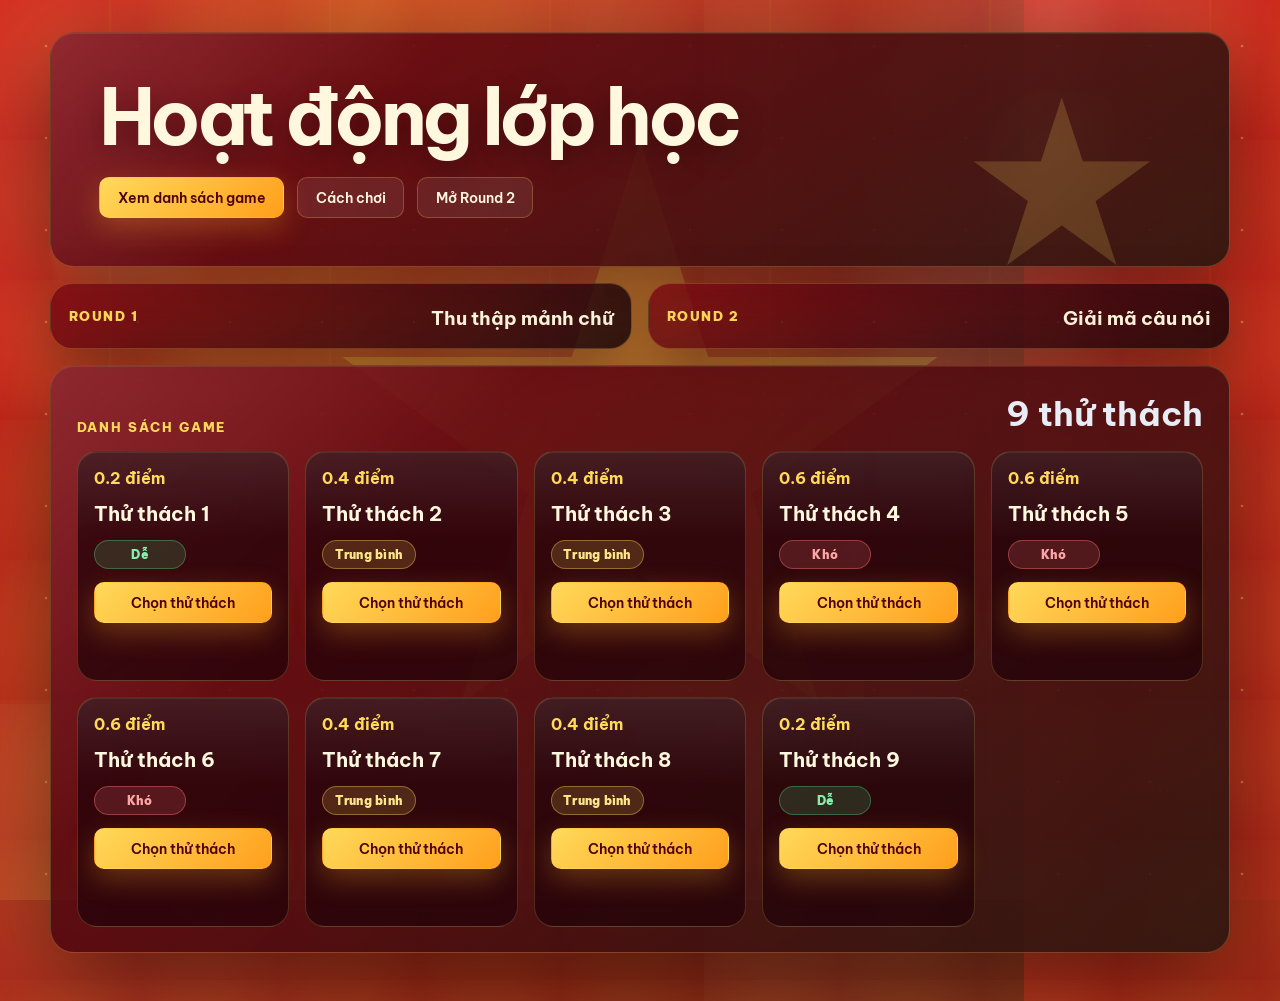
<file: index.html>
<!DOCTYPE html>
<html lang="vi">
<head>
  <meta charset="UTF-8">
  <meta name="viewport" content="width=device-width, initial-scale=1.0">
  <title>Tinh Thần Yêu Nước Thời Đại Mới</title>
  <link rel="preconnect" href="https://fonts.googleapis.com">
  <link rel="preconnect" href="https://fonts.gstatic.com" crossorigin>
  <link href="https://fonts.googleapis.com/css2?family=Be+Vietnam+Pro:wght@400;500;600;700;800;900&display=swap" rel="stylesheet">
  <link rel="stylesheet" href="style.css">
</head>
<body class="dashboard-body">
  <div class="flag-star-bg" aria-hidden="true"></div>
  <div class="animated-bg" aria-hidden="true">
    <span></span>
    <span></span>
    <span></span>
    <span></span>
  </div>
  <main class="dashboard-shell">
    <section class="hero-panel">
      <h1>Hoạt động lớp học</h1>
      <div class="hero-actions">
        <a class="btn btn--primary" href="#games">Xem danh sách game</a>
        <button class="btn btn--secondary" id="howToPlayToggle" type="button" aria-haspopup="dialog" aria-controls="howToPlayModal">Cách chơi</button>
        <a class="btn btn--secondary" id="round2LocalLink" href="round2.html">Mở Round 2</a>
      </div>
    </section>

    <div class="modal-backdrop" id="howToPlayModal" role="dialog" aria-modal="true" aria-label="Cách chơi" hidden>
      <section class="how-to-play-modal">
        <button class="modal-close" id="howToPlayClose" type="button" aria-label="Đóng cách chơi">×</button>
        <div class="section-heading">
          <p class="eyebrow">Hướng dẫn</p>
        </div>
        <div class="round-flow">
          <article>
            <span>Round 1</span>
            <strong>9 game ghép hình</strong>
            <p>Kéo các mảnh vào đúng vị trí để tìm ra các ký tự bí mật. Ghi lại đủ 9 mảnh chữ sau khi các nhóm hoàn thành.</p>
          </article>
          <article>
            <span>Round 2</span>
            <strong>Giải mã câu nói</strong>
            <p>Gộp 9 mảnh chữ và sắp xếp thành câu nói của Bác Hồ trên trang Round 2.</p>
          </article>
        </div>
      </section>
    </div>

    <section class="round-flow round-flow--summary" aria-label="Tóm tắt 2 round">
      <article>
        <span>Round 1</span>
        <strong>Thu thập mảnh chữ</strong>
      </article>
      <article>
        <span>Round 2</span>
        <strong>Giải mã câu nói</strong>
      </article>
    </section>

    <section class="dashboard-section" id="games">
      <div class="section-heading">
        <p class="eyebrow">Danh sách game</p>
        <h2>9 thử thách</h2>
      </div>
      <div class="game-grid" id="gameGrid"></div>
    </section>
  </main>

  <script src="data/games.js"></script>
  <script src="main.js"></script>
</body>
</html>
</file>
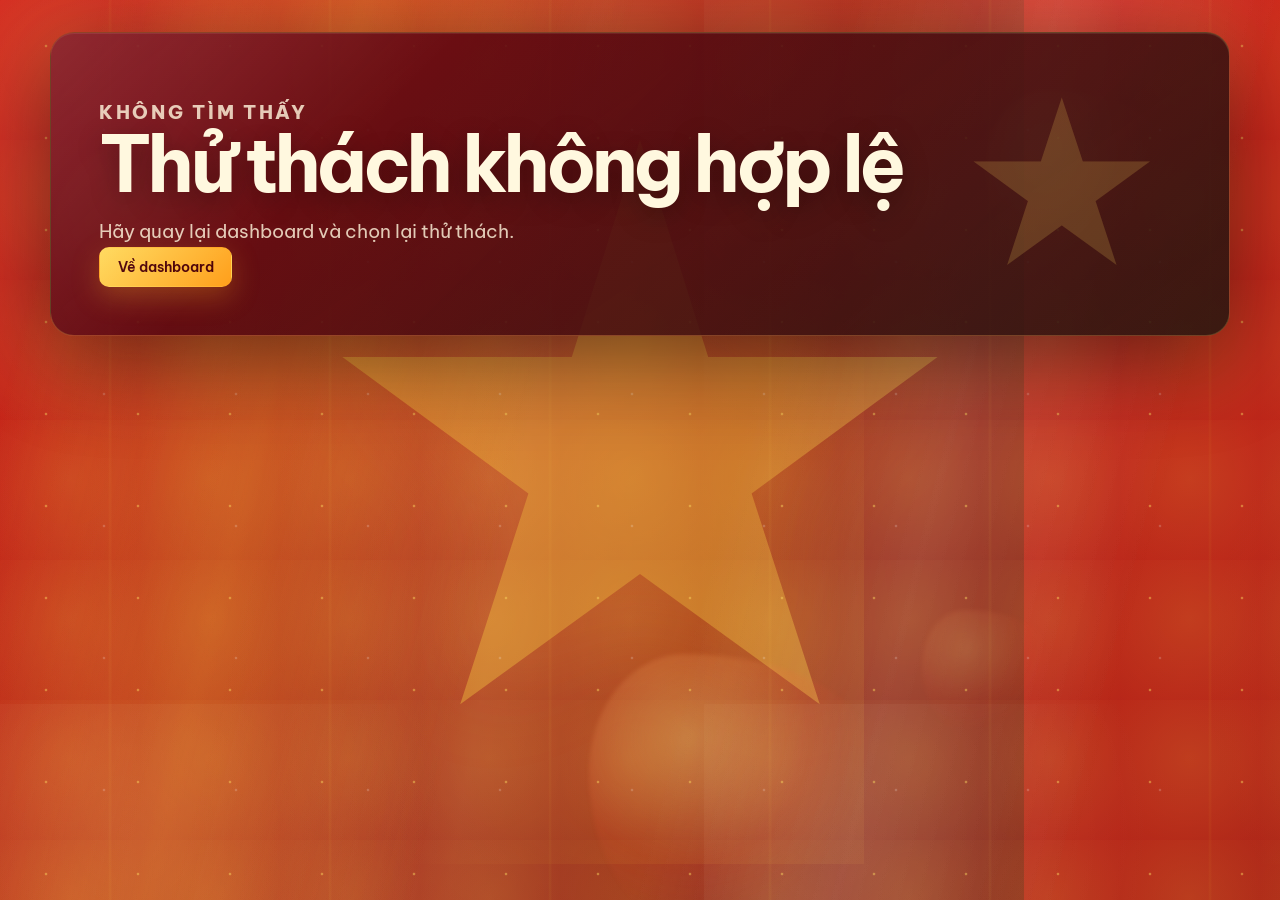
<file: game.html>
<!DOCTYPE html>
<html lang="vi">
<head>
  <meta charset="UTF-8">
  <meta name="viewport" content="width=device-width, initial-scale=1.0">
  <title>Chi tiết thử thách</title>
  <link rel="preconnect" href="https://fonts.googleapis.com">
  <link rel="preconnect" href="https://fonts.gstatic.com" crossorigin>
  <link href="https://fonts.googleapis.com/css2?family=Be+Vietnam+Pro:wght@400;500;600;700;800;900&display=swap" rel="stylesheet">
  <link rel="stylesheet" href="style.css">
</head>
<body class="dashboard-body">
  <div class="flag-star-bg" aria-hidden="true"></div>
  <div class="animated-bg" aria-hidden="true">
    <span></span>
    <span></span>
    <span></span>
    <span></span>
  </div>
  <main class="game-launch-shell" id="gameLaunch"></main>

  <script src="data/games.js"></script>
  <script src="game.js"></script>
</body>
</html>
</file>
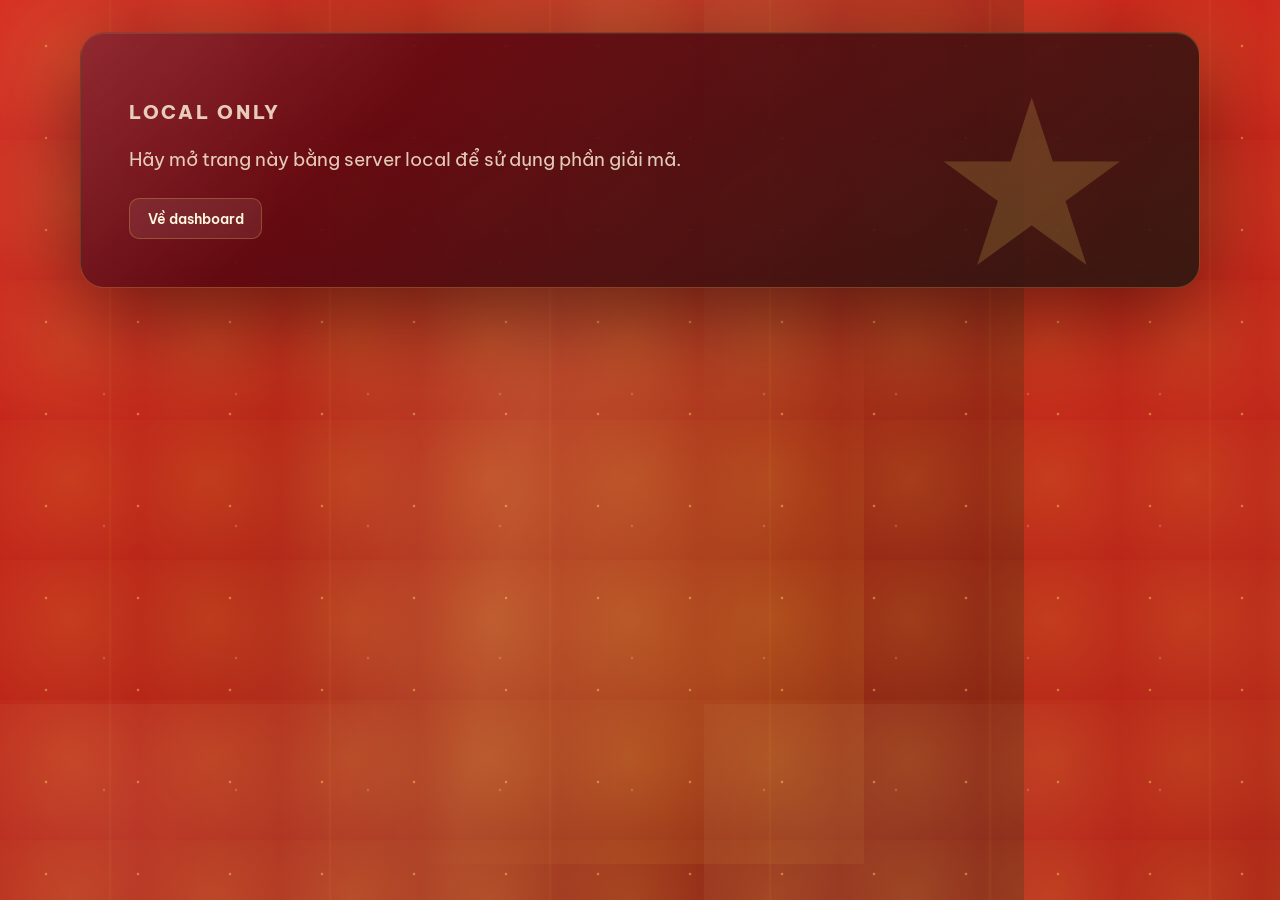
<file: round2.html>
<!DOCTYPE html>
<html lang="vi">
<head>
  <meta charset="UTF-8">
  <meta name="viewport" content="width=device-width, initial-scale=1.0">
  <title>Round 2 - Giải Mã Câu Nói Của Bác Hồ</title>
  <link rel="preconnect" href="https://fonts.googleapis.com">
  <link rel="preconnect" href="https://fonts.gstatic.com" crossorigin>
  <link href="https://fonts.googleapis.com/css2?family=Be+Vietnam+Pro:wght@400;500;600;700;800;900&display=swap" rel="stylesheet">
  <link rel="stylesheet" href="style.css">
</head>
<body class="dashboard-body">
  <div class="flag-star-bg" aria-hidden="true"></div>
  <div class="animated-bg" aria-hidden="true">
    <span></span>
    <span></span>
    <span></span>
    <span></span>
  </div>
  <main class="round2-shell">
    <section class="round2-board" aria-label="Khu vực sắp xếp câu nói">
      <div class="section-heading">
        <p class="eyebrow">Mật thư</p>
      </div>
      <div class="letter-answer" id="letterAnswer"></div>
      <div class="round2-actions">
        <a class="btn btn--secondary" href="/">Về dashboard</a>
        <button class="btn btn--secondary" id="resetRound2" type="button">Làm lại</button>
        <button class="btn btn--secondary" id="showAnswer" type="button">Hiển thị đáp án</button>
        <button class="btn btn--primary" id="checkAnswer" type="button">Kiểm tra đáp án</button>
        <button class="btn btn--secondary" id="undoToken" type="button">Xóa ký tự cuối</button>
      </div>
      <p class="round2-message" id="round2Message" role="status" aria-live="polite"></p>
    </section>

    <section class="round2-board" aria-label="Khu mở mã">
      <div class="section-heading">
        <p class="eyebrow">Mã Round 1</p>
      </div>
      <div class="code-controls" id="codeControls"></div>
      <div class="revealed-codes" id="revealedCodes" aria-label="Mã đã mở"></div>
      <div class="section-heading section-heading--compact">
        <p class="eyebrow">Ký tự khả dụng</p>
      </div>
      <div class="letter-bank" id="letterBank"></div>
    </section>
  </main>

  <script src="data/games.js"></script>
  <script src="round2.js"></script>
</body>
</html>
</file>
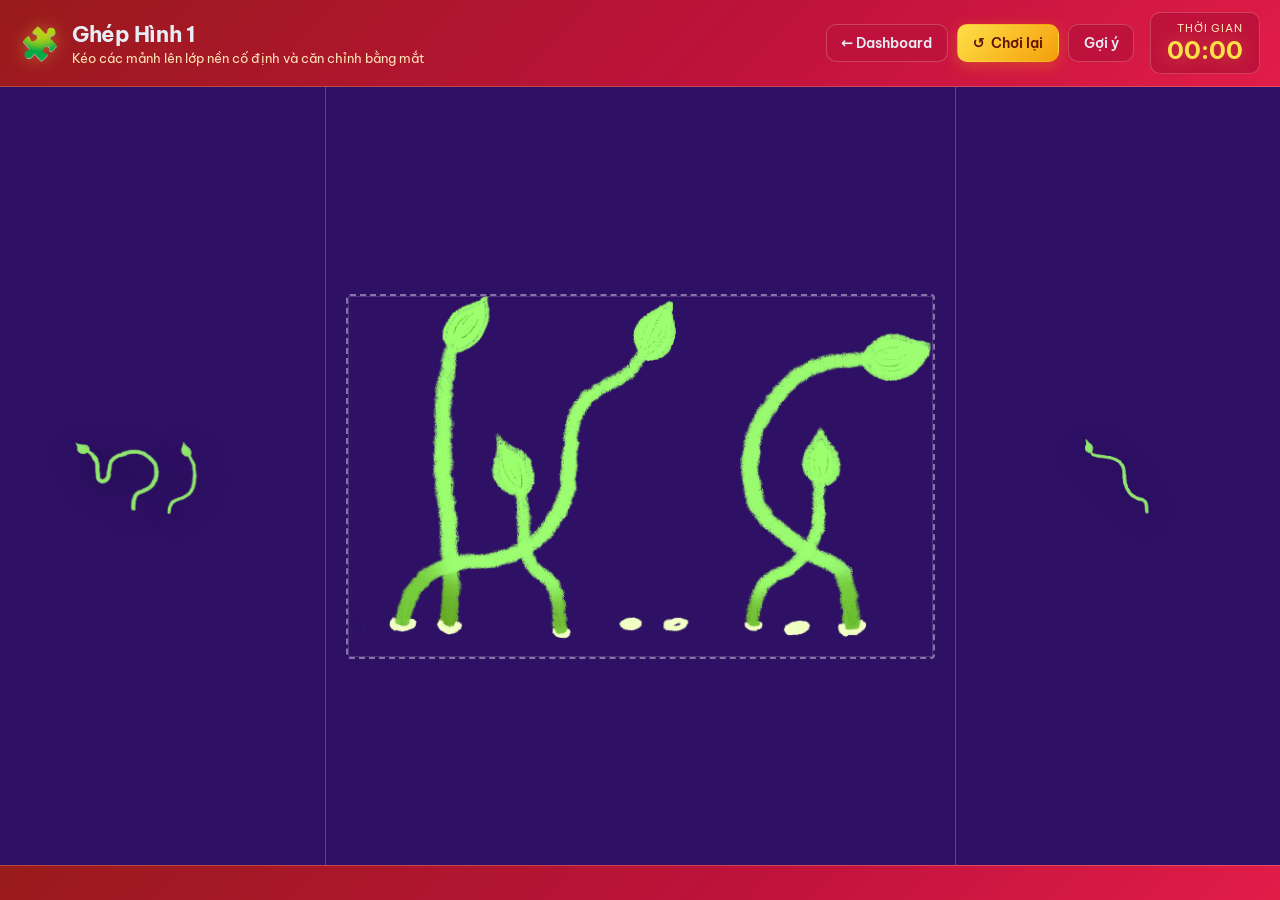
<file: thu-thach-1.html>
<!DOCTYPE html>
<html lang="vi">
<head>
  <meta charset="UTF-8">
  <meta name="viewport" content="width=device-width, initial-scale=1.0, maximum-scale=1.0, user-scalable=no">
  <title>Ghép Hình 1</title>
  <link rel="preconnect" href="https://fonts.googleapis.com">
  <link rel="preconnect" href="https://fonts.gstatic.com" crossorigin>
  <link href="https://fonts.googleapis.com/css2?family=Be+Vietnam+Pro:wght@400;500;600;700;800;900&display=swap" rel="stylesheet">
  <link rel="stylesheet" href="style.css">
</head>
<body class="challenge-1">
  <div class="app">
    <div class="loading-screen" id="loadingScreen">
      <div class="loading-spinner"></div>
      <p class="loading-text">Đang tải câu đố...</p>
    </div>

    <div class="game-wrapper hidden" id="gameWrapper">
      <header class="header">
        <div class="header__brand">
          <span class="header__icon" aria-hidden="true">🧩</span>
          <div>
            <h1 class="header__title" id="gameTitle">Ghép Hình 1</h1>
            <p class="header__subtitle">Kéo các mảnh lên lớp nền cố định và căn chỉnh bằng mắt</p>
          </div>
        </div>
        <div class="timer" id="timer" aria-live="polite">
          <span class="timer__label">Thời gian</span>
          <span class="timer__value" id="timerValue">00:00</span>
        </div>
      </header>

      <main class="play-arena" id="playSurface">
        <div class="drag-layer" id="dragLayer" aria-hidden="true"></div>

        <aside class="side-tray side-tray--left" id="trayLeft" aria-label="Mảnh ghép bên trái"></aside>

        <section class="board-section" aria-label="Khu vực ghép hình">
          <div class="puzzle-board" id="puzzleBoard">
            <img
              class="board-base"
              id="boardBase"
              src="/anh-game/cau1/caudo1_0003_Layer-1.png"
              alt="Lớp nền cố định"
              draggable="false"
            >
          </div>
        </section>

        <aside class="side-tray side-tray--right" id="trayRight" aria-label="Mảnh ghép bên phải"></aside>
      </main>

      <footer class="controls">
        <a class="btn btn--secondary" href="/">← Dashboard</a>
        <button class="btn btn--primary" id="btnRestart" type="button">
          <span aria-hidden="true">↺</span> Chơi lại
        </button>
      </footer>
    </div>

    <div class="toast hidden" id="toast" role="status" aria-live="polite"></div>
  </div>

  <script src="data/games.js"></script>
  <script src="round1-reveal.js"></script>
  <script>
    window.PUZZLE_CONFIG = {
      title: 'Ghép Hình 1',
      assetBase: '/anh-game/cau1/',
      fixedLayer: 'caudo1_0003_Layer-1.png',
      hint: 'Các nụ hoa không thích chạm vào nhau đâu.',
      pieces: [
        'caudo1_0000_4.png',
        'caudo1_0001_3.png',
        'caudo1_0002_2.png',
      ],
    };
  </script>
  <script src="script.js"></script>
</body>
</html>
</file>
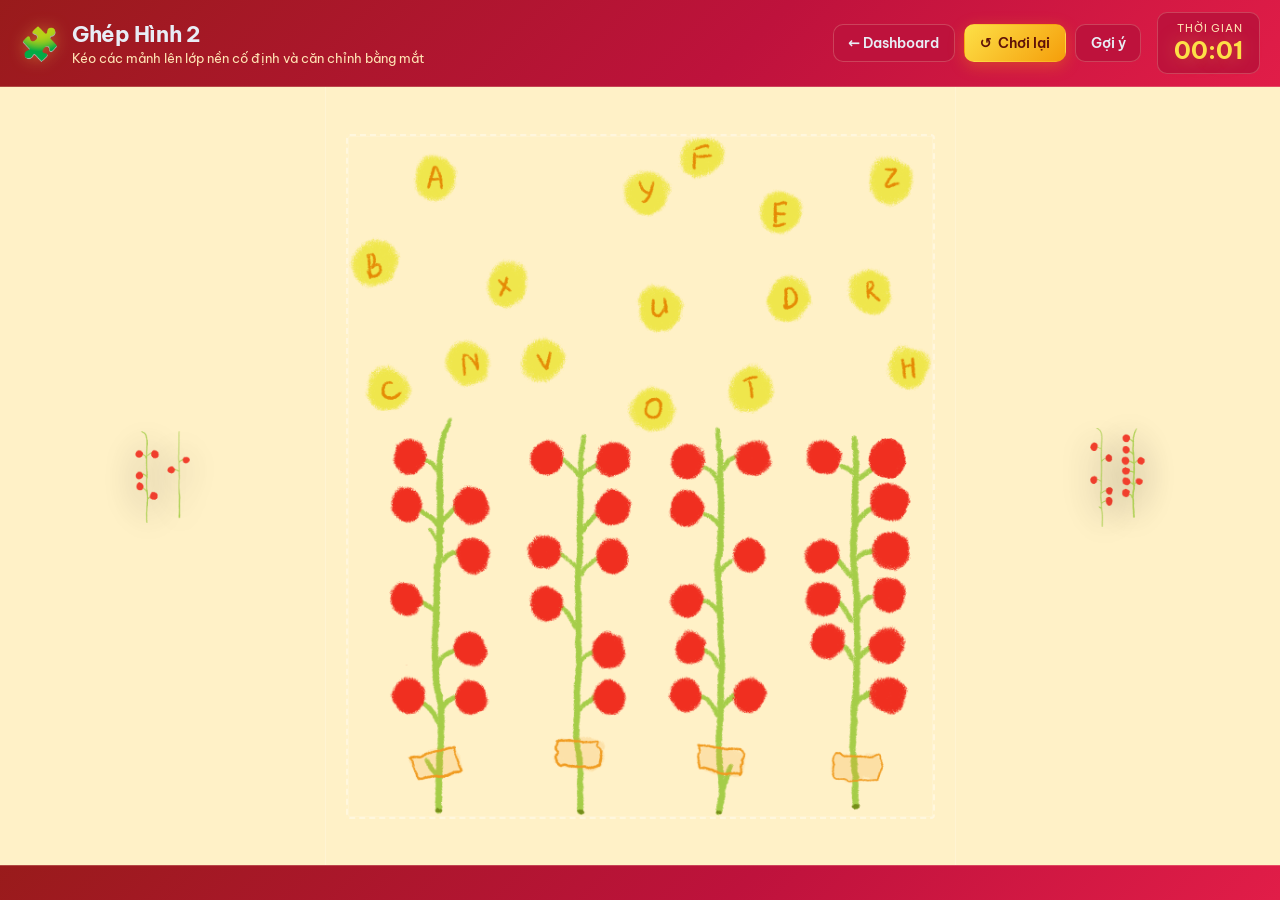
<file: thu-thach-2.html>
<!DOCTYPE html>
<html lang="vi">
<head>
  <meta charset="UTF-8">
  <meta name="viewport" content="width=device-width, initial-scale=1.0, maximum-scale=1.0, user-scalable=no">
  <title>Ghép Hình 2</title>
  <link rel="preconnect" href="https://fonts.googleapis.com">
  <link rel="preconnect" href="https://fonts.gstatic.com" crossorigin>
  <link href="https://fonts.googleapis.com/css2?family=Be+Vietnam+Pro:wght@400;500;600;700;800;900&display=swap" rel="stylesheet">
  <link rel="stylesheet" href="style.css">
</head>
<body>
  <div class="app">
    <div class="loading-screen" id="loadingScreen"><div class="loading-spinner"></div><p class="loading-text">Đang tải câu đố...</p></div>
    <div class="game-wrapper hidden" id="gameWrapper">
      <header class="header"><div class="header__brand"><span class="header__icon" aria-hidden="true">🧩</span><div><h1 class="header__title" id="gameTitle">Ghép Hình 2</h1><p class="header__subtitle">Kéo các mảnh lên lớp nền cố định và căn chỉnh bằng mắt</p></div></div><div class="timer" id="timer" aria-live="polite"><span class="timer__label">Thời gian</span><span class="timer__value" id="timerValue">00:00</span></div></header>
      <main class="play-arena" id="playSurface"><div class="drag-layer" id="dragLayer" aria-hidden="true"></div><aside class="side-tray side-tray--left" id="trayLeft" aria-label="Mảnh ghép bên trái"></aside><section class="board-section" aria-label="Khu vực ghép hình"><div class="puzzle-board" id="puzzleBoard"><img class="board-base" id="boardBase" src="/anh-game/cau2/cau2_0004_khoa.png" alt="Lớp nền cố định" draggable="false"></div></section><aside class="side-tray side-tray--right" id="trayRight" aria-label="Mảnh ghép bên phải"></aside></main>
      <footer class="controls"><a class="btn btn--secondary" href="/">← Dashboard</a><button class="btn btn--primary" id="btnRestart" type="button"><span aria-hidden="true">↺</span> Chơi lại</button></footer>
    </div>
    <div class="toast hidden" id="toast" role="status" aria-live="polite"></div>
  </div>
  <script src="data/games.js"></script><script src="round1-reveal.js"></script>
  <script>window.PUZZLE_CONFIG={title:'Ghép Hình 2',assetBase:'/anh-game/cau2/',fixedLayer:'cau2_0004_khoa.png',hint:'Trồng cây thì phải trồng đều.',pieces:['cau2_0000_4.png','cau2_0001_3.png','cau2_0002_2.png','cau2_0003_1.png']};</script>
  <script src="script.js"></script>
</body>
</html>
</file>
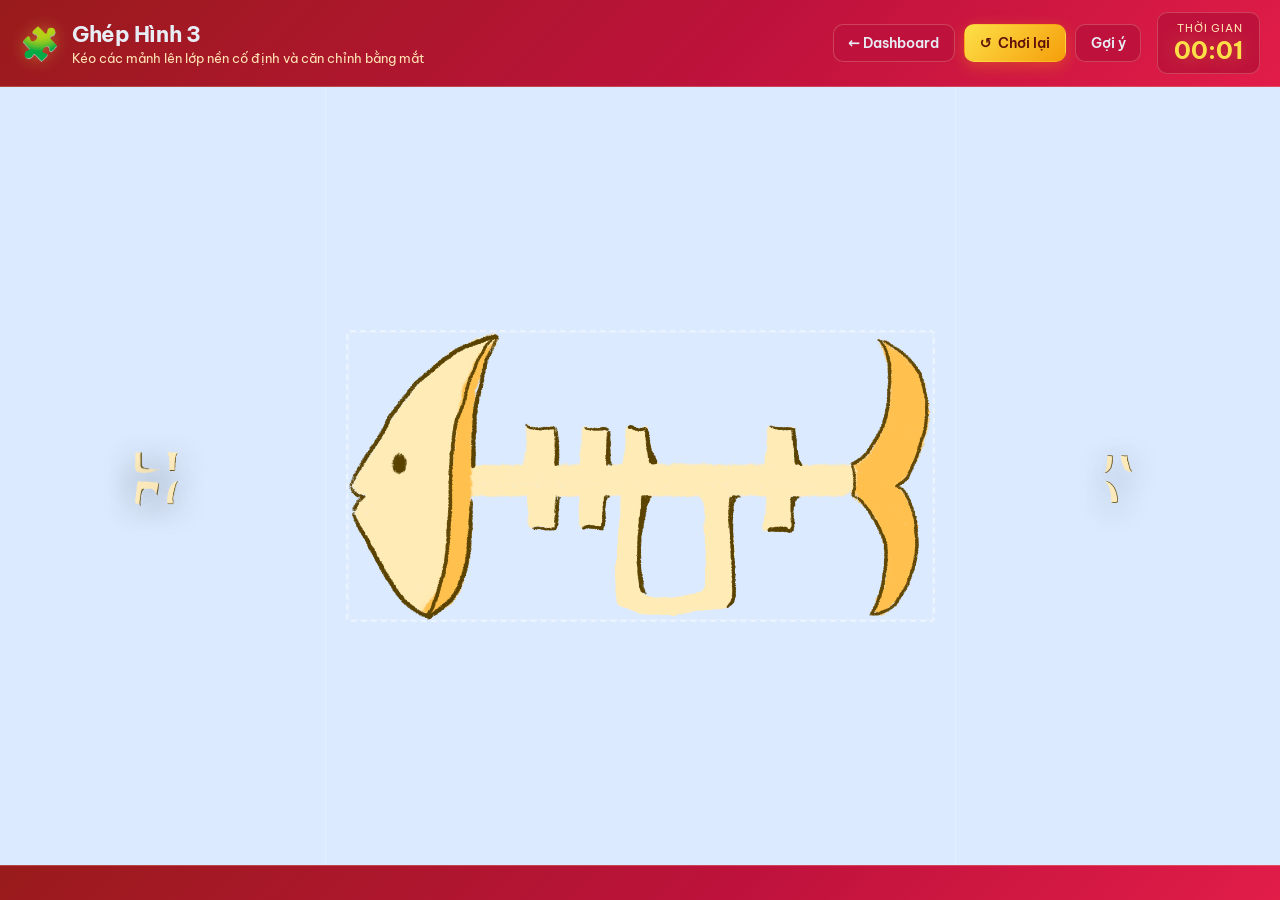
<file: thu-thach-3.html>
<!DOCTYPE html>
<html lang="vi">
<head>
  <meta charset="UTF-8">
  <meta name="viewport" content="width=device-width, initial-scale=1.0, maximum-scale=1.0, user-scalable=no">
  <title>Ghép Hình 3</title>
  <link rel="preconnect" href="https://fonts.googleapis.com">
  <link rel="preconnect" href="https://fonts.gstatic.com" crossorigin>
  <link href="https://fonts.googleapis.com/css2?family=Be+Vietnam+Pro:wght@400;500;600;700;800;900&display=swap" rel="stylesheet">
  <link rel="stylesheet" href="style.css">
</head>
<body class="challenge-3">
  <div class="app">
    <div class="loading-screen" id="loadingScreen"><div class="loading-spinner"></div><p class="loading-text">Đang tải câu đố...</p></div>
    <div class="game-wrapper hidden" id="gameWrapper">
      <header class="header"><div class="header__brand"><span class="header__icon" aria-hidden="true">🧩</span><div><h1 class="header__title" id="gameTitle">Ghép Hình 3</h1><p class="header__subtitle">Kéo các mảnh lên lớp nền cố định và căn chỉnh bằng mắt</p></div></div><div class="timer" id="timer" aria-live="polite"><span class="timer__label">Thời gian</span><span class="timer__value" id="timerValue">00:00</span></div></header>
      <main class="play-arena" id="playSurface"><div class="drag-layer" id="dragLayer" aria-hidden="true"></div><aside class="side-tray side-tray--left" id="trayLeft" aria-label="Mảnh ghép bên trái"></aside><section class="board-section" aria-label="Khu vực ghép hình"><div class="puzzle-board" id="puzzleBoard"><img class="board-base" id="boardBase" src="/anh-game/cau3/cau3_0007_khoa.png" alt="Lớp nền cố định" draggable="false"></div></section><aside class="side-tray side-tray--right" id="trayRight" aria-label="Mảnh ghép bên phải"></aside></main>
      <footer class="controls"><a class="btn btn--secondary" href="/">← Dashboard</a><button class="btn btn--primary" id="btnRestart" type="button"><span aria-hidden="true">↺</span> Chơi lại</button></footer>
    </div>
    <div class="toast hidden" id="toast" role="status" aria-live="polite"></div>
  </div>
  <script src="data/games.js"></script><script src="round1-reveal.js"></script>
  <script>window.PUZZLE_CONFIG={title:'Ghép Hình 3',assetBase:'/anh-game/cau3/',fixedLayer:'cau3_0007_khoa.png',hint:'Đầu đuôi không thừa đâu.',pieces:['cau3_0000_7.png','cau3_0001_6.png','cau3_0002_5.png','cau3_0003_4.png','cau3_0004_3.png','cau3_0005_2.png','cau3_0006_1.png']};</script>
  <script src="script.js"></script>
</body>
</html>
</file>
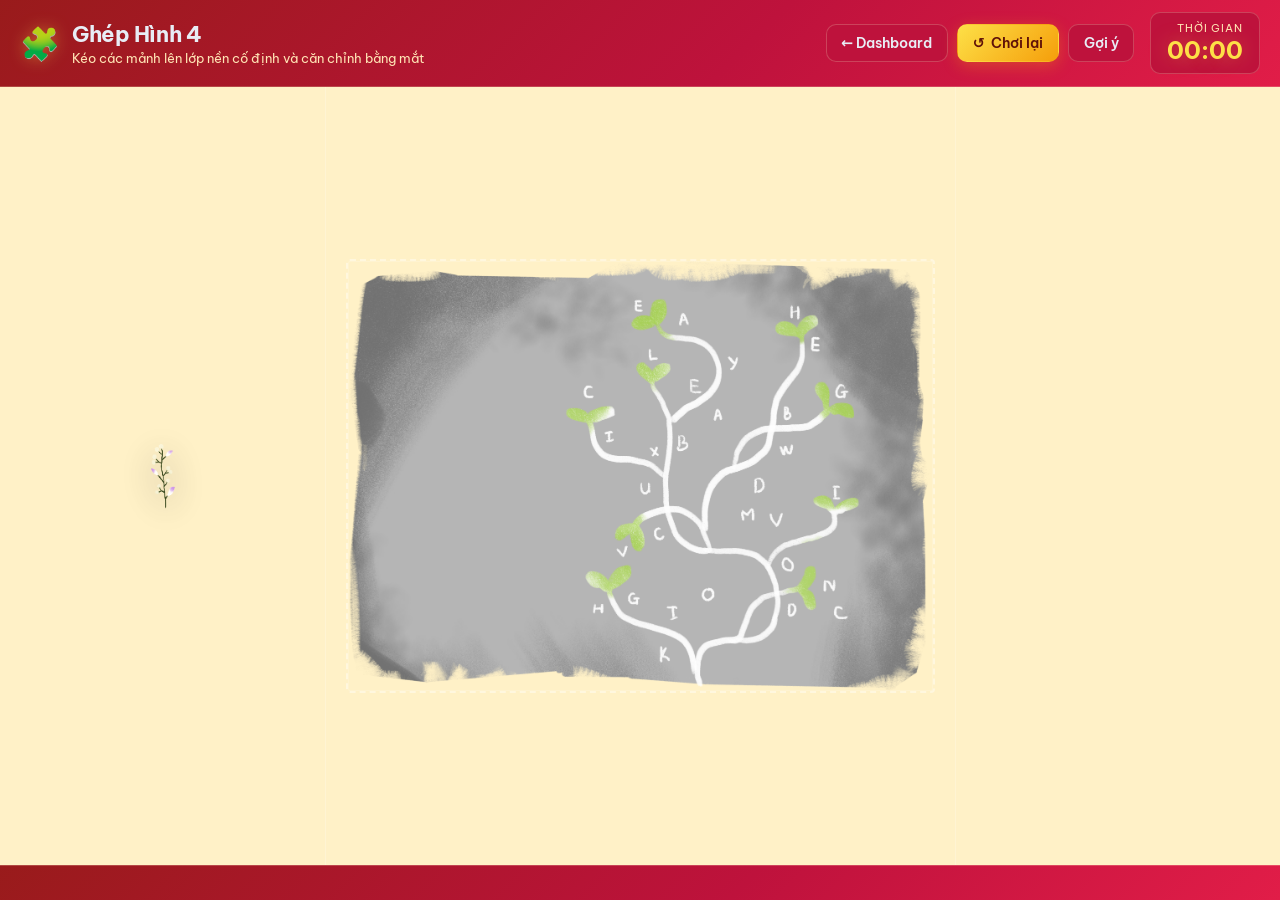
<file: thu-thach-4.html>
<!DOCTYPE html>
<html lang="vi">
<head>
  <meta charset="UTF-8">
  <meta name="viewport" content="width=device-width, initial-scale=1.0, maximum-scale=1.0, user-scalable=no">
  <title>Ghép Hình 4</title>
  <link rel="preconnect" href="https://fonts.googleapis.com">
  <link rel="preconnect" href="https://fonts.gstatic.com" crossorigin>
  <link href="https://fonts.googleapis.com/css2?family=Be+Vietnam+Pro:wght@400;500;600;700;800;900&display=swap" rel="stylesheet">
  <link rel="stylesheet" href="style.css">
</head>
<body>
  <div class="app">
    <div class="loading-screen" id="loadingScreen"><div class="loading-spinner"></div><p class="loading-text">Đang tải câu đố...</p></div>
    <div class="game-wrapper hidden" id="gameWrapper">
      <header class="header"><div class="header__brand"><span class="header__icon" aria-hidden="true">🧩</span><div><h1 class="header__title" id="gameTitle">Ghép Hình 4</h1><p class="header__subtitle">Kéo các mảnh lên lớp nền cố định và căn chỉnh bằng mắt</p></div></div><div class="timer" id="timer" aria-live="polite"><span class="timer__label">Thời gian</span><span class="timer__value" id="timerValue">00:00</span></div></header>
      <main class="play-arena" id="playSurface"><div class="drag-layer" id="dragLayer" aria-hidden="true"></div><aside class="side-tray side-tray--left" id="trayLeft" aria-label="Mảnh ghép bên trái"></aside><section class="board-section" aria-label="Khu vực ghép hình"><div class="puzzle-board" id="puzzleBoard"><img class="board-base" id="boardBase" src="/anh-game/cau4/Illustration_0001_khoa.png" alt="Lớp nền cố định" draggable="false"></div></section><aside class="side-tray side-tray--right" id="trayRight" aria-label="Mảnh ghép bên phải"></aside></main>
      <footer class="controls"><a class="btn btn--secondary" href="/">← Dashboard</a><button class="btn btn--primary" id="btnRestart" type="button"><span aria-hidden="true">↺</span> Chơi lại</button></footer>
    </div>
    <div class="toast hidden" id="toast" role="status" aria-live="polite"></div>
  </div>
  <script src="data/games.js"></script><script src="round1-reveal.js"></script>
  <script>window.PUZZLE_CONFIG={title:'Ghép Hình 4',assetBase:'/anh-game/cau4/',fixedLayer:'Illustration_0001_khoa.png',hint:'Hoa ẩn trong lá.',pieces:['Illustration_0000_1.png']};</script>
  <script src="script.js"></script>
</body>
</html>
</file>
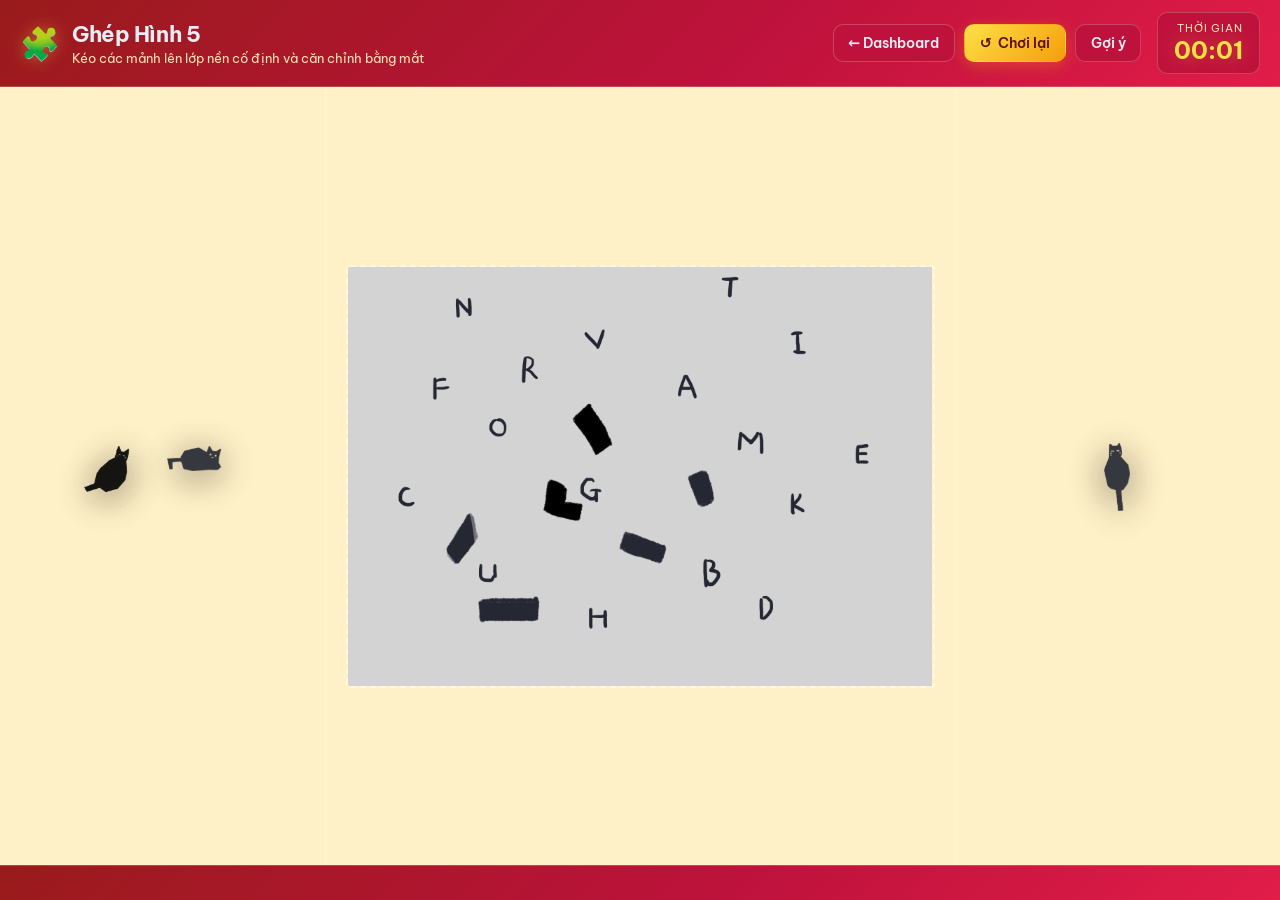
<file: thu-thach-5.html>
<!DOCTYPE html>
<html lang="vi">
<head>
  <meta charset="UTF-8">
  <meta name="viewport" content="width=device-width, initial-scale=1.0, maximum-scale=1.0, user-scalable=no">
  <title>Ghép Hình 5</title>
  <link rel="preconnect" href="https://fonts.googleapis.com">
  <link rel="preconnect" href="https://fonts.gstatic.com" crossorigin>
  <link href="https://fonts.googleapis.com/css2?family=Be+Vietnam+Pro:wght@400;500;600;700;800;900&display=swap" rel="stylesheet">
  <link rel="stylesheet" href="style.css">
</head>
<body>
  <div class="app">
    <div class="loading-screen" id="loadingScreen"><div class="loading-spinner"></div><p class="loading-text">Đang tải câu đố...</p></div>
    <div class="game-wrapper hidden" id="gameWrapper">
      <header class="header"><div class="header__brand"><span class="header__icon" aria-hidden="true">🧩</span><div><h1 class="header__title" id="gameTitle">Ghép Hình 5</h1><p class="header__subtitle">Kéo các mảnh lên lớp nền cố định và căn chỉnh bằng mắt</p></div></div><div class="timer" id="timer" aria-live="polite"><span class="timer__label">Thời gian</span><span class="timer__value" id="timerValue">00:00</span></div></header>
      <main class="play-arena" id="playSurface"><div class="drag-layer" id="dragLayer" aria-hidden="true"></div><aside class="side-tray side-tray--left" id="trayLeft" aria-label="Mảnh ghép bên trái"></aside><section class="board-section" aria-label="Khu vực ghép hình"><div class="puzzle-board" id="puzzleBoard"><img class="board-base" id="boardBase" src="/anh-game/cau5/cat_0003_Layer-4.png" alt="Lớp nền cố định" draggable="false"></div></section><aside class="side-tray side-tray--right" id="trayRight" aria-label="Mảnh ghép bên phải"></aside></main>
      <footer class="controls"><a class="btn btn--secondary" href="/">← Dashboard</a><button class="btn btn--primary" id="btnRestart" type="button"><span aria-hidden="true">↺</span> Chơi lại</button></footer>
    </div>
    <div class="toast hidden" id="toast" role="status" aria-live="polite"></div>
  </div>
  <script src="data/games.js"></script><script src="round1-reveal.js"></script>
  <script>window.PUZZLE_CONFIG={title:'Ghép Hình 5',assetBase:'/anh-game/cau5/',fixedLayer:'cat_0003_Layer-4.png',hint:'Mấy chú mèo đang tập đếm à?',pieces:['cat_0000_2.png','cat_0001_3.png','cat_0002_1.png']};</script>
  <script src="script.js"></script>
</body>
</html>
</file>
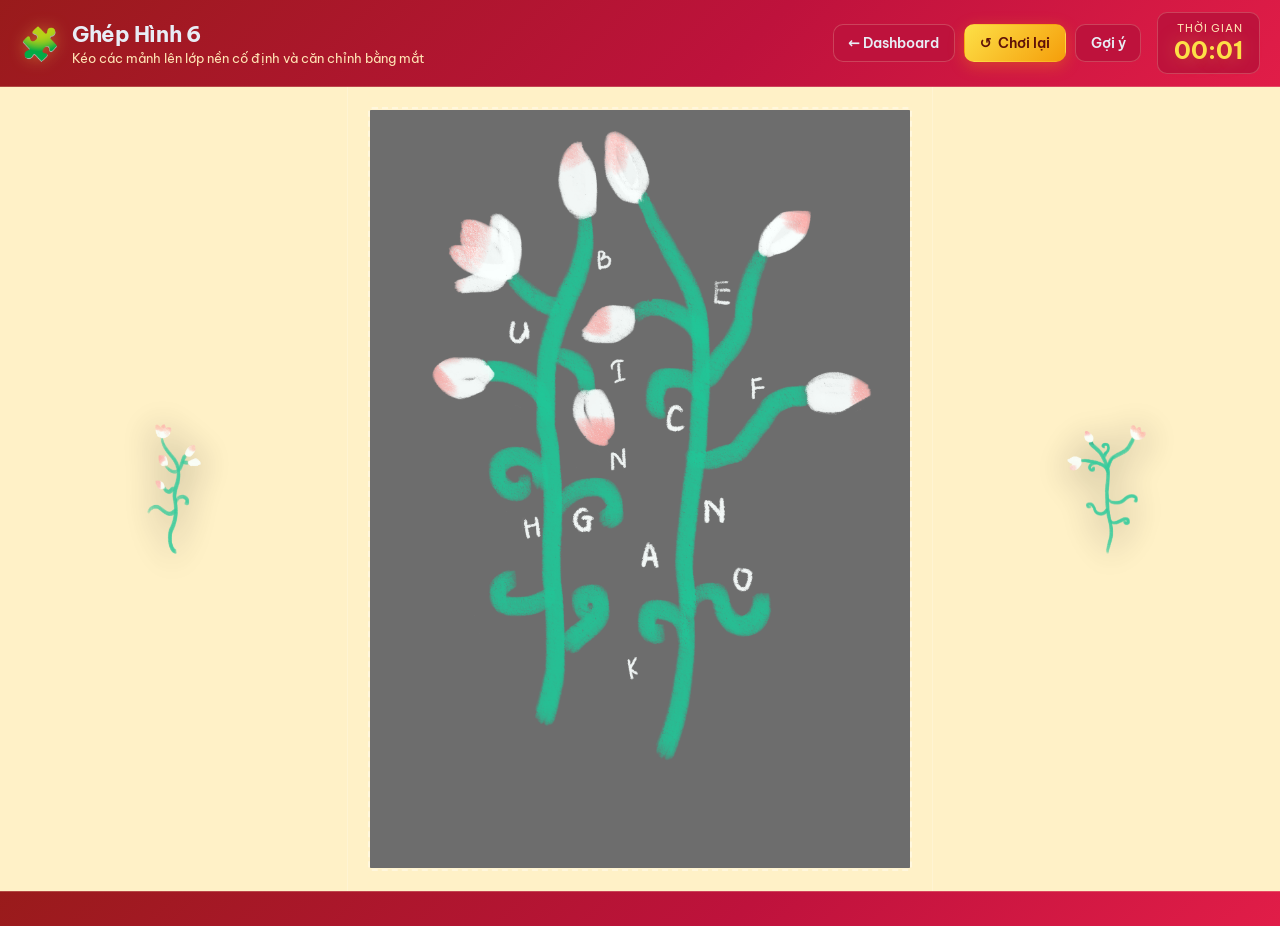
<file: thu-thach-6.html>
<!DOCTYPE html>
<html lang="vi">
<head>
  <meta charset="UTF-8">
  <meta name="viewport" content="width=device-width, initial-scale=1.0, maximum-scale=1.0, user-scalable=no">
  <title>Ghép Hình 6</title>
  <link rel="preconnect" href="https://fonts.googleapis.com">
  <link rel="preconnect" href="https://fonts.gstatic.com" crossorigin>
  <link href="https://fonts.googleapis.com/css2?family=Be+Vietnam+Pro:wght@400;500;600;700;800;900&display=swap" rel="stylesheet">
  <link rel="stylesheet" href="style.css">
</head>
<body>
  <div class="app">
    <div class="loading-screen" id="loadingScreen"><div class="loading-spinner"></div><p class="loading-text">Đang tải câu đố...</p></div>
    <div class="game-wrapper hidden" id="gameWrapper">
      <header class="header"><div class="header__brand"><span class="header__icon" aria-hidden="true">🧩</span><div><h1 class="header__title" id="gameTitle">Ghép Hình 6</h1><p class="header__subtitle">Kéo các mảnh lên lớp nền cố định và căn chỉnh bằng mắt</p></div></div><div class="timer" id="timer" aria-live="polite"><span class="timer__label">Thời gian</span><span class="timer__value" id="timerValue">00:00</span></div></header>
      <main class="play-arena" id="playSurface"><div class="drag-layer" id="dragLayer" aria-hidden="true"></div><aside class="side-tray side-tray--left" id="trayLeft" aria-label="Mảnh ghép bên trái"></aside><section class="board-section" aria-label="Khu vực ghép hình"><div class="puzzle-board" id="puzzleBoard"><img class="board-base" id="boardBase" src="/anh-game/cau6/mll_0002_khoa.png" alt="Lớp nền cố định" draggable="false"></div></section><aside class="side-tray side-tray--right" id="trayRight" aria-label="Mảnh ghép bên phải"></aside></main>
      <footer class="controls"><a class="btn btn--secondary" href="/">← Dashboard</a><button class="btn btn--primary" id="btnRestart" type="button"><span aria-hidden="true">↺</span> Chơi lại</button></footer>
    </div>
    <div class="toast hidden" id="toast" role="status" aria-live="polite"></div>
  </div>
  <script src="data/games.js"></script><script src="round1-reveal.js"></script>
  <script>window.PUZZLE_CONFIG={title:'Ghép Hình 6',assetBase:'/anh-game/cau6/',fixedLayer:'mll_0002_khoa.png',hint:'Trông như cẩm tú cầu ấy nhỉ?',pieces:['mll_0000_2.png','mll_0001_1.png']};</script>
  <script src="script.js"></script>
</body>
</html>
</file>
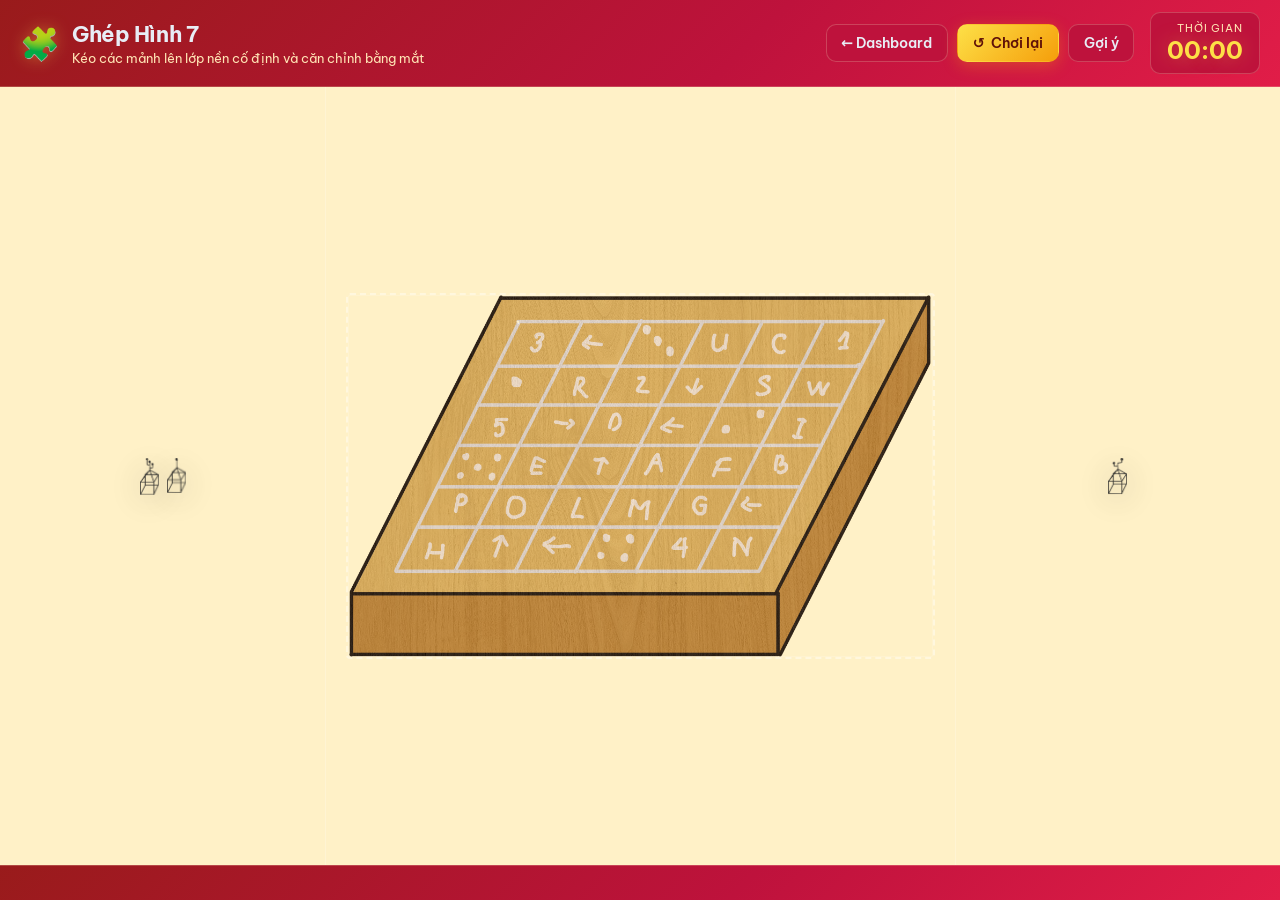
<file: thu-thach-7.html>
<!DOCTYPE html>
<html lang="vi">
<head>
  <meta charset="UTF-8">
  <meta name="viewport" content="width=device-width, initial-scale=1.0, maximum-scale=1.0, user-scalable=no">
  <title>Ghép Hình 7</title>
  <link rel="preconnect" href="https://fonts.googleapis.com">
  <link rel="preconnect" href="https://fonts.gstatic.com" crossorigin>
  <link href="https://fonts.googleapis.com/css2?family=Be+Vietnam+Pro:wght@400;500;600;700;800;900&display=swap" rel="stylesheet">
  <link rel="stylesheet" href="style.css">
</head>
<body>
  <div class="app">
    <div class="loading-screen" id="loadingScreen"><div class="loading-spinner"></div><p class="loading-text">Đang tải câu đố...</p></div>
    <div class="game-wrapper hidden" id="gameWrapper">
      <header class="header"><div class="header__brand"><span class="header__icon" aria-hidden="true">🧩</span><div><h1 class="header__title" id="gameTitle">Ghép Hình 7</h1><p class="header__subtitle">Kéo các mảnh lên lớp nền cố định và căn chỉnh bằng mắt</p></div></div><div class="timer" id="timer" aria-live="polite"><span class="timer__label">Thời gian</span><span class="timer__value" id="timerValue">00:00</span></div></header>
      <main class="play-arena" id="playSurface"><div class="drag-layer" id="dragLayer" aria-hidden="true"></div><aside class="side-tray side-tray--left" id="trayLeft" aria-label="Mảnh ghép bên trái"></aside><section class="board-section" aria-label="Khu vực ghép hình"><div class="puzzle-board" id="puzzleBoard"><img class="board-base" id="boardBase" src="/anh-game/cau7/cau7_0003_Layer-3.png" alt="Lớp nền cố định" draggable="false"></div></section><aside class="side-tray side-tray--right" id="trayRight" aria-label="Mảnh ghép bên phải"></aside></main>
      <footer class="controls"><a class="btn btn--secondary" href="/">← Dashboard</a><button class="btn btn--primary" id="btnRestart" type="button"><span aria-hidden="true">↺</span> Chơi lại</button></footer>
    </div>
    <div class="toast hidden" id="toast" role="status" aria-live="polite"></div>
  </div>
  <script src="data/games.js"></script><script src="round1-reveal.js"></script>
  <script>window.PUZZLE_CONFIG={title:'Ghép Hình 7',assetBase:'/anh-game/cau7/',fixedLayer:'cau7_0003_Layer-3.png',hint:'Mặt xỉu này hơi nhỏ?',pieces:['cau7_0000_3.png','cau7_0001_2.png','cau7_0002_1.png']};</script>
  <script src="script.js"></script>
</body>
</html>
</file>
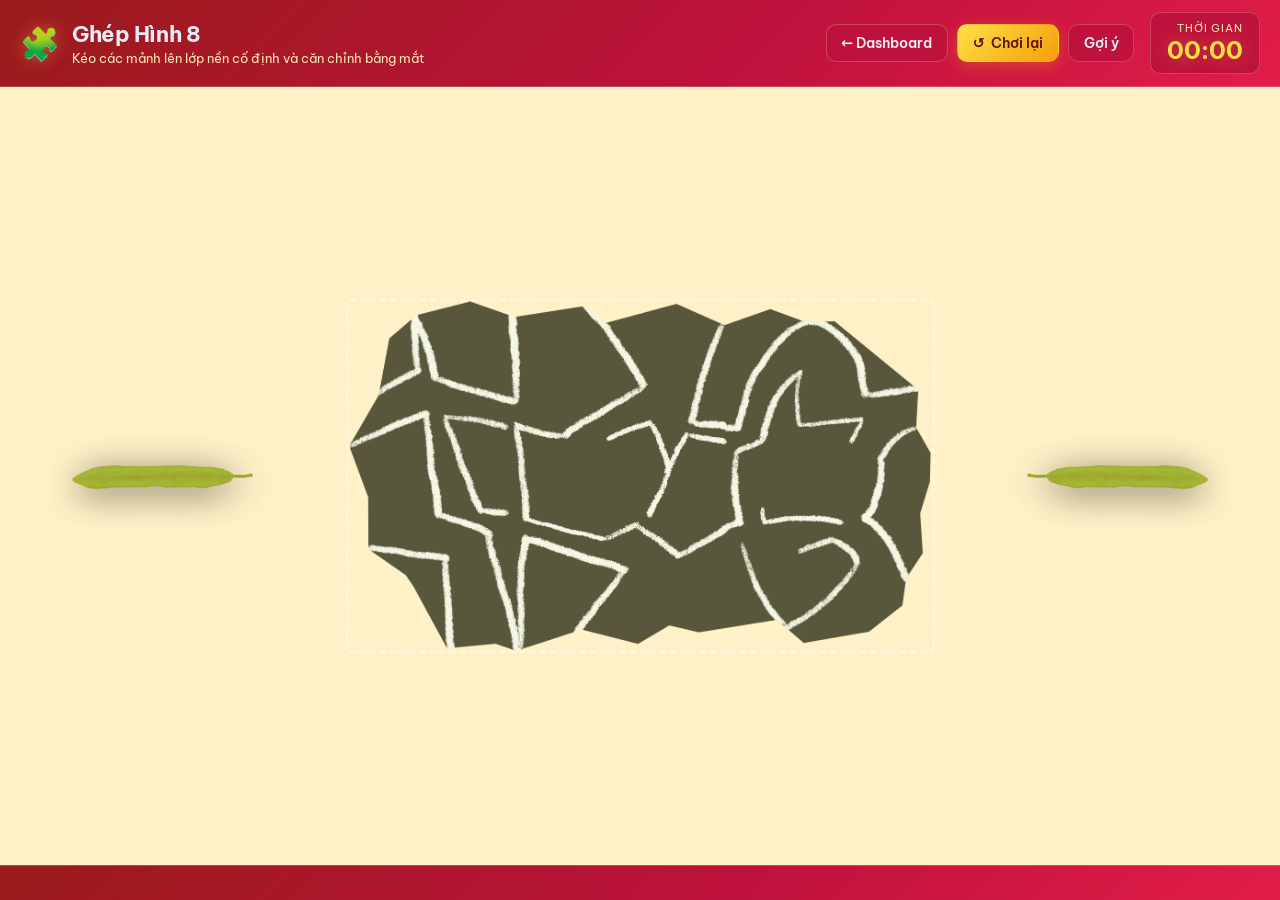
<file: thu-thach-8.html>
<!DOCTYPE html>
<html lang="vi">
<head>
  <meta charset="UTF-8">
  <meta name="viewport" content="width=device-width, initial-scale=1.0, maximum-scale=1.0, user-scalable=no">
  <title>Ghép Hình 8</title>
  <link rel="preconnect" href="https://fonts.googleapis.com">
  <link rel="preconnect" href="https://fonts.gstatic.com" crossorigin>
  <link href="https://fonts.googleapis.com/css2?family=Be+Vietnam+Pro:wght@400;500;600;700;800;900&display=swap" rel="stylesheet">
  <link rel="stylesheet" href="style.css">
</head>
<body>
  <div class="app">
    <div class="loading-screen" id="loadingScreen"><div class="loading-spinner"></div><p class="loading-text">Đang tải câu đố...</p></div>
    <div class="game-wrapper hidden" id="gameWrapper">
      <header class="header"><div class="header__brand"><span class="header__icon" aria-hidden="true">🧩</span><div><h1 class="header__title" id="gameTitle">Ghép Hình 8</h1><p class="header__subtitle">Kéo các mảnh lên lớp nền cố định và căn chỉnh bằng mắt</p></div></div><div class="timer" id="timer" aria-live="polite"><span class="timer__label">Thời gian</span><span class="timer__value" id="timerValue">00:00</span></div></header>
      <main class="play-arena" id="playSurface"><div class="drag-layer" id="dragLayer" aria-hidden="true"></div><aside class="side-tray side-tray--left" id="trayLeft" aria-label="Mảnh ghép bên trái"></aside><section class="board-section" aria-label="Khu vực ghép hình"><div class="puzzle-board" id="puzzleBoard"><img class="board-base" id="boardBase" src="/anh-game/cau8/cau8_0002_Layer-3.png" alt="Lớp nền cố định" draggable="false"></div></section><aside class="side-tray side-tray--right" id="trayRight" aria-label="Mảnh ghép bên phải"></aside></main>
      <footer class="controls"><a class="btn btn--secondary" href="/">← Dashboard</a><button class="btn btn--primary" id="btnRestart" type="button"><span aria-hidden="true">↺</span> Chơi lại</button></footer>
    </div>
    <div class="toast hidden" id="toast" role="status" aria-live="polite"></div>
  </div>
  <script src="data/games.js"></script><script src="round1-reveal.js"></script>
  <script>window.PUZZLE_CONFIG={title:'Ghép Hình 8',assetBase:'/anh-game/cau8/',fixedLayer:'cau8_0002_Layer-3.png',hint:'Giấu trên giấu dưới.',pieces:['cau8_0000_2.png','cau8_0001_1.png']};</script>
  <script src="script.js"></script>
</body>
</html>
</file>
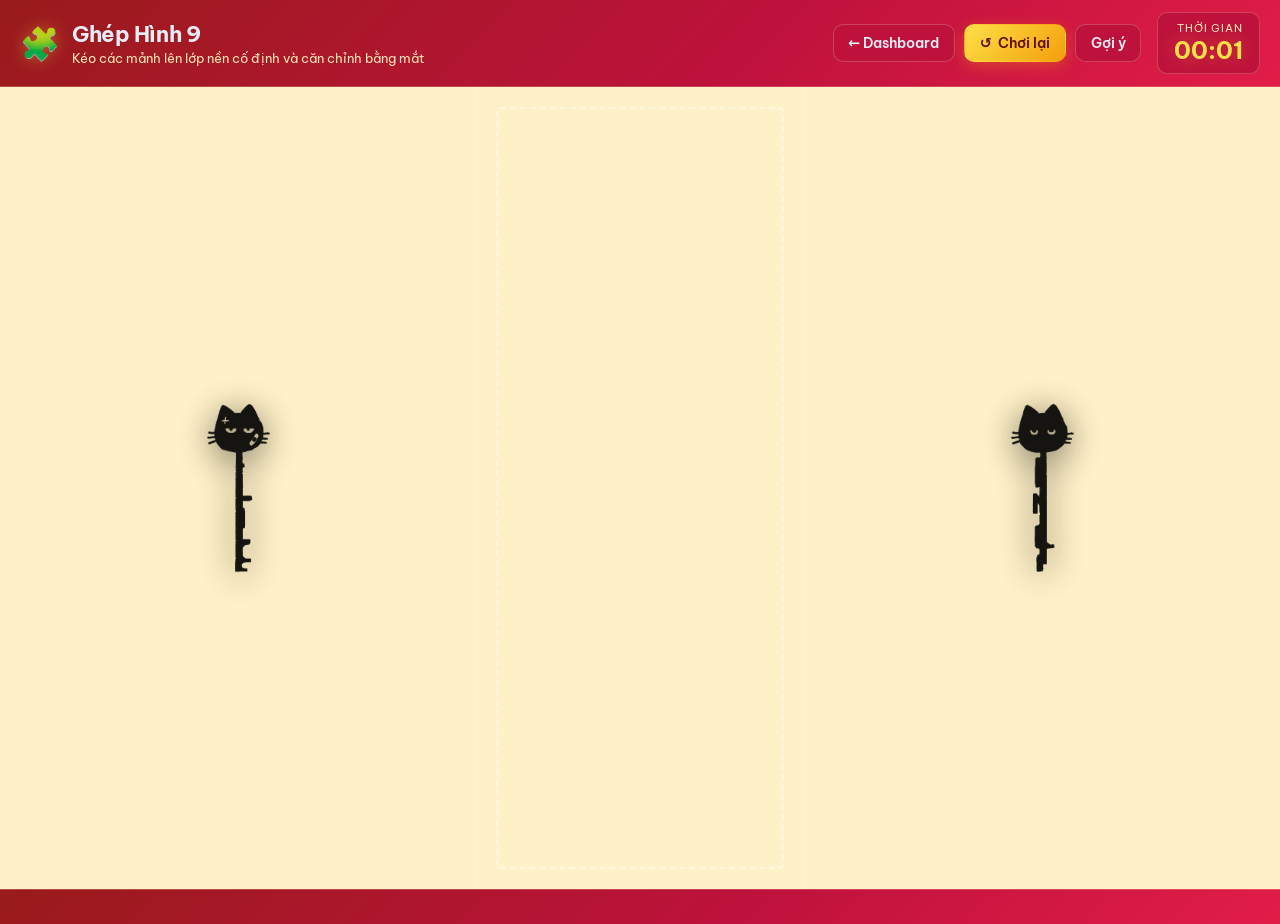
<file: thu-thach-9.html>
<!DOCTYPE html>
<html lang="vi">
<head>
  <meta charset="UTF-8">
  <meta name="viewport" content="width=device-width, initial-scale=1.0, maximum-scale=1.0, user-scalable=no">
  <title>Ghép Hình 9</title>
  <link rel="preconnect" href="https://fonts.googleapis.com">
  <link rel="preconnect" href="https://fonts.gstatic.com" crossorigin>
  <link href="https://fonts.googleapis.com/css2?family=Be+Vietnam+Pro:wght@400;500;600;700;800;900&display=swap" rel="stylesheet">
  <link rel="stylesheet" href="style.css">
</head>
<body>
  <div class="app">
    <div class="loading-screen" id="loadingScreen"><div class="loading-spinner"></div><p class="loading-text">Đang tải câu đố...</p></div>
    <div class="game-wrapper hidden" id="gameWrapper">
      <header class="header"><div class="header__brand"><span class="header__icon" aria-hidden="true">🧩</span><div><h1 class="header__title" id="gameTitle">Ghép Hình 9</h1><p class="header__subtitle">Kéo các mảnh lên lớp nền cố định và căn chỉnh bằng mắt</p></div></div><div class="timer" id="timer" aria-live="polite"><span class="timer__label">Thời gian</span><span class="timer__value" id="timerValue">00:00</span></div></header>
      <main class="play-arena" id="playSurface"><div class="drag-layer" id="dragLayer" aria-hidden="true"></div><aside class="side-tray side-tray--left" id="trayLeft" aria-label="Mảnh ghép bên trái"></aside><section class="board-section" aria-label="Khu vực ghép hình"><div class="puzzle-board" id="puzzleBoard"><img class="board-base" id="boardBase" src="/anh-game/cau9/cat-gậy_0001_Layer-1.png" alt="Lớp nền cố định" draggable="false"></div></section><aside class="side-tray side-tray--right" id="trayRight" aria-label="Mảnh ghép bên phải"></aside></main>
      <footer class="controls"><a class="btn btn--secondary" href="/">← Dashboard</a><button class="btn btn--primary" id="btnRestart" type="button"><span aria-hidden="true">↺</span> Chơi lại</button></footer>
    </div>
    <div class="toast hidden" id="toast" role="status" aria-live="polite"></div>
  </div>
  <script src="data/games.js"></script><script src="round1-reveal.js"></script>
  <script>window.PUZZLE_CONFIG={title:'Ghép Hình 9',assetBase:'/anh-game/cau9/',fixedLayer:null,boardLayer:'cat-gậy_0001_Layer-1.png',hint:'Tuy hai mà một?',pieces:['cat-gậy_0000_Layer-2.png','cat-gậy_0001_Layer-1.png']};</script>
  <script src="script.js"></script>
</body>
</html>
</file>
<file: style.css>
/* ===== Biến theme tối hiện đại ===== */
:root {
  --bg-deep: #0a0e17;
  --bg-panel: #9f1239;
  --bg-elevated: #be123c;
  --board-black: #fff1c7;
  --border: rgba(255, 241, 199, 0.22);
  --text: #e8edf5;
  --text-muted: #ffe4b5;
  --accent: #fde047;
  --accent-glow: rgba(253, 224, 71, 0.35);
  --warning: #fbbf24;
  --danger: #f87171;
  --shadow-piece: 0 6px 18px rgba(0, 0, 0, 0.6);
  --shadow-piece-drag: 0 14px 36px rgba(0, 0, 0, 0.75), 0 0 20px rgba(74, 222, 128, 0.2);
  --radius: 14px;
  --radius-sm: 10px;
  --transition: 0.25s cubic-bezier(0.4, 0, 0.2, 1);
  --font: "Be Vietnam Pro", "Segoe UI", system-ui, -apple-system, sans-serif;
}

*,
*::before,
*::after {
  box-sizing: border-box;
  margin: 0;
  padding: 0;
}

html {
  font-size: 16px;
  -webkit-tap-highlight-color: transparent;
}

body {
  font-family: var(--font);
  background: var(--bg-deep);
  color: var(--text);
  min-height: 100dvh;
  overflow-x: hidden;
}

body.challenge-3 {
  --board-black: #dbeafe;
}

body.challenge-1 {
  --board-black: #2e1065;
}

.hidden {
  display: none !important;
}

.app {
  min-height: 100dvh;
  display: flex;
  flex-direction: column;
}

/* ===== Màn hình tải ===== */
.loading-screen {
  position: fixed;
  inset: 0;
  display: flex;
  flex-direction: column;
  align-items: center;
  justify-content: center;
  gap: 1.25rem;
  background: var(--bg-deep);
  z-index: 1000;
}

.loading-spinner {
  width: 48px;
  height: 48px;
  border: 3px solid var(--border);
  border-top-color: var(--accent);
  border-radius: 50%;
  animation: spin 0.8s linear infinite;
}

.loading-text {
  color: var(--text-muted);
  font-size: 1rem;
}

@keyframes spin {
  to { transform: rotate(360deg); }
}

/* ===== Layout game — full width ===== */
.game-wrapper {
  flex: 1;
  display: flex;
  flex-direction: column;
  width: 100%;
  min-height: 100dvh;
}

.header {
  display: flex;
  align-items: center;
  justify-content: space-between;
  gap: 1rem;
  flex-wrap: wrap;
  padding: 0.75rem 1.25rem;
  background: linear-gradient(135deg, #991b1b, #be123c 58%, #e11d48);
  border-bottom: 1px solid var(--border);
}

.header__brand {
  display: flex;
  align-items: center;
  gap: 0.75rem;
}

.header__icon {
  font-size: 2rem;
  filter: drop-shadow(0 0 8px var(--accent-glow));
}

.header__title {
  font-size: 1.35rem;
  font-weight: 700;
  letter-spacing: -0.02em;
}

.header__subtitle {
  font-size: 0.8rem;
  color: var(--text-muted);
  margin-top: 0.15rem;
}

.timer {
  display: flex;
  flex-direction: column;
  align-items: flex-end;
  padding: 0.5rem 1rem;
  background: var(--bg-elevated);
  border: 1px solid var(--border);
  border-radius: var(--radius-sm);
  min-width: 100px;
}

.header__actions {
  display: flex;
  align-items: center;
  justify-content: flex-end;
  flex-wrap: wrap;
  gap: 0.6rem;
  margin-left: auto;
}

.header__actions .btn {
  padding: 0.55rem 0.9rem;
}

.timer__label {
  font-size: 0.7rem;
  text-transform: uppercase;
  letter-spacing: 0.08em;
  color: var(--text-muted);
}

.timer__value {
  font-size: 1.5rem;
  font-weight: 700;
  font-variant-numeric: tabular-nums;
  color: var(--accent);
  text-shadow: 0 0 20px var(--accent-glow);
}

/* ===== Sân chơi full-width, nền đỏ ===== */
.play-arena {
  position: relative;
  flex: 1;
  display: flex;
  align-items: stretch;
  width: 100%;
  min-height: 0;
  background: var(--board-black);
}

.drag-layer {
  position: absolute;
  inset: 0;
  z-index: 20;
  pointer-events: none;
  touch-action: none;
}

.drag-layer .puzzle-piece {
  pointer-events: auto;
}

/* Khay hai bên — mảnh nằm gọn ở đây trước khi kéo */
.side-tray {
  flex: 1 1 0;
  min-width: 72px;
  background: var(--board-black);
  position: relative;
}

.side-tray--left {
  border-right: 1px solid rgba(255, 255, 255, 0.22);
}

.side-tray--right {
  border-left: 1px solid rgba(255, 255, 255, 0.22);
}

/* Khung ghép giữa — nền đỏ, viền nét đứt */
.board-section {
  flex: 0 0 auto;
  display: flex;
  align-items: center;
  justify-content: center;
  padding: clamp(0.5rem, 2vw, 1.25rem);
  background: var(--board-black);
}

.puzzle-board {
  position: relative;
  background: var(--board-black);
  border: 2px dashed rgba(255, 255, 255, 0.42);
  border-radius: 4px;
  overflow: hidden;
  touch-action: none;
  box-shadow: inset 0 0 0 1px rgba(255, 255, 255, 0.16);
}

.hint-image {
  position: absolute;
  inset: 0;
  width: 100%;
  height: 100%;
  object-fit: contain;
  opacity: 0;
  pointer-events: none;
  transition: opacity 0.6s ease;
  z-index: 0;
}

.hint-image--visible {
  opacity: 0.38;
}

/* Lớp nền cố định (game 2) */
.board-base {
  position: absolute;
  inset: 0;
  width: 100%;
  height: 100%;
  object-fit: contain;
  pointer-events: none;
  user-select: none;
  z-index: 1;
}

/* ===== Mảnh ghép ===== */
.puzzle-piece {
  position: absolute;
  cursor: grab;
  user-select: none;
  touch-action: none;
  filter: drop-shadow(var(--shadow-piece));
  transition:
    width 0.2s ease,
    height 0.2s ease,
    filter var(--transition);
  will-change: transform, left, top, width, height;
  z-index: 10;
}

.puzzle-piece--compact {
  opacity: 0.92;
}

.puzzle-piece--compact:hover {
  opacity: 1;
  filter: drop-shadow(var(--shadow-piece-drag));
}

.puzzle-piece--rotate-cursor {
  cursor: alias;
}

.puzzle-piece:not(.puzzle-piece--compact):not(.puzzle-piece--dragging):hover {
  filter: drop-shadow(var(--shadow-piece-drag));
}

.puzzle-piece--dragging {
  cursor: grabbing;
  filter: drop-shadow(var(--shadow-piece-drag));
  transition: filter var(--transition);
  z-index: 9999 !important;
}

.puzzle-piece img {
  display: block;
  width: 100%;
  height: 100%;
  pointer-events: none;
  -webkit-user-drag: none;
}

/* ===== Nút điều khiển ===== */
.controls {
  display: flex;
  flex-wrap: wrap;
  gap: 0.6rem;
  justify-content: center;
  padding: 0.85rem 1.25rem 1.25rem;
  background: linear-gradient(135deg, #991b1b, #be123c 58%, #e11d48);
  border-top: 1px solid var(--border);
}

.btn {
  display: inline-flex;
  align-items: center;
  justify-content: center;
  gap: 0.4rem;
  padding: 0.65rem 1.1rem;
  font-family: inherit;
  font-size: 0.9rem;
  font-weight: 600;
  border: 1px solid transparent;
  border-radius: var(--radius-sm);
  cursor: pointer;
  transition: transform 0.15s ease, box-shadow var(--transition), background var(--transition);
  text-decoration: none;
}

.btn:active {
  transform: scale(0.97);
}

.btn--primary {
  background: linear-gradient(135deg, #fde047, #f59e0b);
  color: #5f1208;
  box-shadow: 0 4px 16px rgba(245, 158, 11, 0.32);
}

.btn--primary:hover {
  box-shadow: 0 6px 24px rgba(245, 158, 11, 0.5);
}

.btn--secondary {
  background: var(--bg-elevated);
  color: var(--text);
  border-color: var(--border);
}

.btn--secondary:hover {
  border-color: rgba(251, 191, 36, 0.4);
  box-shadow: 0 0 16px rgba(251, 191, 36, 0.15);
}

/* ===== Toast ===== */
.toast {
  position: fixed;
  bottom: 1.5rem;
  left: 50%;
  transform: translateX(-50%);
  padding: 0.75rem 1.25rem;
  background: var(--bg-elevated);
  border: 1px solid var(--border);
  border-radius: var(--radius-sm);
  font-size: 0.9rem;
  box-shadow: 0 8px 32px rgba(0, 0, 0, 0.5);
  z-index: 500;
  animation: toastIn 0.35s ease;
  max-width: calc(100vw - 2rem);
  text-align: center;
}

.toast--success {
  border-color: rgba(74, 222, 128, 0.4);
  color: var(--accent);
}

.toast--warning {
  border-color: rgba(251, 191, 36, 0.4);
  color: var(--warning);
}

.hint-modal-backdrop {
  position: fixed;
  inset: 0;
  display: flex;
  align-items: center;
  justify-content: center;
  padding: 1.25rem;
  background: rgba(15, 23, 42, 0.55);
  z-index: 700;
}

.hint-modal-backdrop[hidden] {
  display: none;
}

.hint-modal {
  position: relative;
  width: min(420px, 100%);
  padding: 1.5rem;
  border: 1px solid rgba(253, 224, 71, 0.5);
  border-radius: 22px;
  background: linear-gradient(135deg, #fff7d6, #ffd166);
  color: #5f1208;
  box-shadow: 0 24px 70px rgba(0, 0, 0, 0.38);
  text-align: center;
}

.hint-modal strong {
  display: block;
  margin-top: 0.35rem;
  font-size: clamp(1.25rem, 3vw, 1.75rem);
  line-height: 1.35;
}

.hint-modal__close {
  position: absolute;
  top: 0.65rem;
  right: 0.75rem;
  width: 34px;
  height: 34px;
  border: 0;
  border-radius: 999px;
  background: rgba(95, 18, 8, 0.12);
  color: #5f1208;
  font-size: 1.4rem;
  line-height: 1;
  cursor: pointer;
}

@keyframes toastIn {
  from {
    opacity: 0;
    transform: translateX(-50%) translateY(16px);
  }
  to {
    opacity: 1;
    transform: translateX(-50%) translateY(0);
  }
}

/* ===== Responsive ===== */
@media (max-width: 640px) {
  .header {
    flex-direction: column;
    align-items: stretch;
  }

  .timer {
    flex-direction: row;
    align-items: center;
    justify-content: space-between;
    width: 100%;
  }

  .play-arena {
    flex-direction: column;
  }

  .side-tray {
    flex: 0 0 auto;
    min-height: 88px;
    min-width: 0;
    border-right: none !important;
    border-left: none !important;
    border-bottom: 1px solid rgba(255, 255, 255, 0.06);
  }

  .side-tray--right {
    border-bottom: none;
    border-top: 1px solid rgba(255, 255, 255, 0.06);
  }

  .board-section {
    order: -1;
    padding: 0.75rem;
  }

  .controls {
    flex-direction: column;
  }

  .btn {
    width: 100%;
  }
}

/* ===== Dashboard chọn nhóm / chọn game ===== */
.dashboard-body {
  min-height: 100dvh;
  font-family: var(--font);
  background:
    radial-gradient(circle at 50% 42%, rgba(255, 218, 67, 0.28), transparent 18rem),
    radial-gradient(circle at 18% 18%, rgba(255, 255, 255, 0.08), transparent 20rem),
    radial-gradient(circle at 84% 78%, rgba(255, 190, 40, 0.16), transparent 24rem),
    linear-gradient(135deg, #c60012 0%, #9b000d 48%, #5c0008 100%);
  background-size: 140px 140px, 44rem 44rem, 54rem 54rem, 64rem 64rem, 100% 100%;
  animation: patrioticBackdrop 18s ease-in-out infinite alternate;
  overflow-x: hidden;
}

.dashboard-body::before {
  content: "";
  position: fixed;
  inset: 0;
  pointer-events: none;
  background:
    radial-gradient(circle at center, transparent 0 50%, rgba(80, 0, 8, 0.28) 78%),
    linear-gradient(100deg, transparent 0 24%, rgba(255, 234, 151, 0.14) 42%, transparent 62%);
  mix-blend-mode: screen;
  animation: lightSweep 5.5s linear infinite;
}

.dashboard-body::after {
  content: "";
  position: fixed;
  inset: 0;
  pointer-events: none;
  background-image:
    radial-gradient(circle, rgba(255, 223, 99, 0.55) 0 1px, transparent 1.7px),
    radial-gradient(circle, rgba(255, 255, 255, 0.24) 0 1px, transparent 1.7px),
    linear-gradient(90deg, transparent 0 49%, rgba(255, 214, 84, 0.08) 50%, transparent 51%);
  background-position: 0 0, 38px 64px, 0 0;
  background-size: 92px 92px, 132px 132px, 220px 220px;
  opacity: 0.78;
  animation: floatingSparks 12s linear infinite;
}

.flag-star-bg {
  position: fixed;
  left: 50%;
  top: 50%;
  z-index: 0;
  width: min(58vw, 620px);
  aspect-ratio: 1;
  pointer-events: none;
  transform: translate(-50%, -50%);
  opacity: 0.36;
  filter: drop-shadow(0 0 58px rgba(255, 218, 67, 0.42));
  animation: flagStarFloat 5.5s ease-in-out infinite alternate;
}

.flag-star-bg::before {
  content: "";
  position: absolute;
  inset: 0;
  background: #ffda43;
  clip-path: polygon(50% 0%, 61% 35%, 98% 35%, 68% 57%, 79% 91%, 50% 70%, 21% 91%, 32% 57%, 2% 35%, 39% 35%);
}

.dashboard-shell,
.game-launch-shell,
.round2-shell {
  position: relative;
  z-index: 1;
}

.animated-bg {
  position: fixed;
  inset: 0;
  z-index: 0;
  overflow: hidden;
  pointer-events: none;
}

.animated-bg::before,
.animated-bg::after {
  content: "";
  position: absolute;
  inset: -25%;
  background:
    linear-gradient(90deg, transparent 0 16%, rgba(255, 216, 67, 0.18) 30%, transparent 44%),
    linear-gradient(90deg, transparent 0 55%, rgba(255, 255, 255, 0.09) 66%, transparent 78%);
  transform: skewX(-14deg);
  animation: flagWave 8s linear infinite;
}

.animated-bg::after {
  opacity: 0.58;
  animation-duration: 13s;
  animation-direction: reverse;
}

.animated-bg span {
  position: absolute;
  display: block;
  width: clamp(9rem, 18vw, 18rem);
  aspect-ratio: 1;
  border-radius: 34% 66% 59% 41% / 42% 34% 66% 58%;
  background: radial-gradient(circle at 35% 30%, rgba(255, 230, 129, 0.5), rgba(255, 90, 58, 0.16) 46%, transparent 68%);
  filter: blur(2px);
  opacity: 0.66;
  animation: orbFloat 8s ease-in-out infinite alternate;
}

.animated-bg span:nth-child(1) {
  left: 4%;
  top: 16%;
}

.animated-bg span:nth-child(2) {
  right: 9%;
  top: 10%;
  width: clamp(7rem, 14vw, 14rem);
  animation-delay: -4s;
  animation-duration: 19s;
}

.animated-bg span:nth-child(3) {
  left: 46%;
  bottom: -4%;
  width: clamp(10rem, 22vw, 22rem);
  animation-delay: -8s;
  animation-duration: 23s;
}

.animated-bg span:nth-child(4) {
  right: 18%;
  bottom: 18%;
  width: clamp(5rem, 10vw, 10rem);
  opacity: 0.32;
  animation-delay: -12s;
  animation-duration: 17s;
}

.dashboard-shell,
.game-launch-shell {
  width: min(1180px, calc(100% - 2rem));
  margin: 0 auto;
  padding: clamp(1rem, 3vw, 2rem) 0 3rem;
}

.hero-panel,
.launch-panel,
.dashboard-section {
  position: relative;
  overflow: hidden;
  border: 1px solid rgba(255, 218, 100, 0.26);
  border-radius: 24px;
  background: linear-gradient(145deg, rgba(120, 6, 18, 0.9), rgba(19, 4, 10, 0.88));
  box-shadow: 0 24px 90px rgba(0, 0, 0, 0.48), inset 0 1px 0 rgba(255, 255, 255, 0.08);
}

.hero-panel::before,
.launch-panel::before {
  content: "★";
  position: absolute;
  right: clamp(1rem, 5vw, 4rem);
  top: clamp(0.5rem, 3vw, 2rem);
  color: rgba(255, 220, 93, 0.18);
  font-size: clamp(7rem, 18vw, 15rem);
  line-height: 1;
  animation: starPulse 4.5s ease-in-out infinite;
}

.hero-panel::after,
.launch-panel::after,
.dashboard-section::after {
  content: "";
  position: absolute;
  inset: 0;
  pointer-events: none;
  background: linear-gradient(135deg, rgba(255, 255, 255, 0.12), transparent 28%, rgba(255, 210, 74, 0.08));
}

.hero-panel,
.launch-panel {
  padding: clamp(1.4rem, 4vw, 3rem);
}

.hero-panel h1,
.launch-panel h1 {
  position: relative;
  z-index: 1;
  max-width: 820px;
  font-size: clamp(2.2rem, 6vw, 5.4rem);
  line-height: 0.94;
  letter-spacing: -0.06em;
  color: #fff8df;
  text-shadow: 0 8px 28px rgba(0, 0, 0, 0.32);
}

.hero-copy,
.launch-panel p {
  position: relative;
  z-index: 1;
  max-width: 720px;
  margin-top: 1rem;
  color: rgba(255, 244, 220, 0.82);
  font-size: clamp(1rem, 2vw, 1.2rem);
  line-height: 1.6;
}

.eyebrow {
  position: relative;
  z-index: 1;
  color: #ffd95a;
  font-size: 0.82rem;
  font-weight: 800;
  letter-spacing: 0.14em;
  text-transform: uppercase;
}

.hero-actions,
.launch-actions {
  position: relative;
  z-index: 1;
  display: flex;
  flex-wrap: wrap;
  gap: 0.8rem;
  margin-top: 1.5rem;
}

.dashboard-section {
  margin-top: 1rem;
  padding: clamp(1rem, 2.4vw, 1.6rem);
}

.section-heading {
  position: relative;
  z-index: 1;
  display: flex;
  align-items: end;
  justify-content: space-between;
  gap: 1rem;
  margin-bottom: 1rem;
}

.section-heading h2 {
  font-size: clamp(1.4rem, 3vw, 2.1rem);
}

.section-heading p:last-child {
  color: rgba(255, 244, 220, 0.72);
}

.group-grid {
  position: relative;
  z-index: 1;
  display: grid;
  grid-template-columns: repeat(9, minmax(84px, 1fr));
  gap: 0.7rem;
}

.group-card {
  min-height: 112px;
  padding: 0.85rem;
  border: 1px solid rgba(255, 218, 100, 0.2);
  border-radius: 18px;
  background: linear-gradient(160deg, rgba(255, 255, 255, 0.1), rgba(82, 5, 12, 0.82));
  color: #fff7dc;
  cursor: pointer;
  transition: transform 0.16s ease, border-color var(--transition), background var(--transition);
}

.group-card:hover,
.group-card.is-active {
  transform: translateY(-2px);
  border-color: rgba(255, 223, 99, 0.78);
  background: linear-gradient(160deg, rgba(255, 212, 77, 0.22), rgba(150, 9, 21, 0.9));
  box-shadow: 0 14px 34px rgba(76, 0, 8, 0.5);
}

.group-card__number {
  display: block;
  font-size: 2rem;
  font-weight: 900;
  color: #ffd95a;
}

.group-card__name {
  display: block;
  margin-top: 0.35rem;
  font-weight: 700;
}

.game-grid {
  position: relative;
  z-index: 1;
  display: grid;
  grid-template-columns: repeat(5, minmax(0, 1fr));
  gap: 1rem;
}

.game-card {
  display: flex;
  min-height: 230px;
  flex-direction: column;
  gap: 0.85rem;
  padding: 1rem;
  border: 1px solid rgba(255, 218, 100, 0.18);
  border-radius: 20px;
  background:
    linear-gradient(180deg, rgba(255, 255, 255, 0.09), transparent 38%),
    rgba(35, 4, 10, 0.74);
  box-shadow: inset 0 1px 0 rgba(255, 255, 255, 0.07);
  transition: transform 0.18s ease, border-color var(--transition), box-shadow var(--transition);
}

.game-card:hover {
  transform: translateY(-3px);
  border-color: rgba(255, 218, 100, 0.42);
  box-shadow: 0 18px 42px rgba(57, 0, 7, 0.42), inset 0 1px 0 rgba(255, 255, 255, 0.08);
}

.game-card h3 {
  font-size: 1.25rem;
  color: #fff8df;
}

.game-card__topline,
.game-card__meta,
.score-strip {
  display: flex;
  align-items: center;
  justify-content: space-between;
  gap: 0.8rem;
}

.game-card__topline strong {
  color: #ffd95a;
}

.game-card__meta {
  color: rgba(255, 244, 220, 0.62);
  font-size: 0.85rem;
}

.difficulty-pill {
  display: inline-flex;
  align-items: center;
  justify-content: center;
  min-width: 92px;
  border-radius: 999px;
  padding: 0.38rem 0.72rem;
  border: 1px solid rgba(255, 255, 255, 0.12);
  font-size: 0.78rem;
  font-weight: 900;
  letter-spacing: 0.02em;
}

.difficulty-pill--de {
  background: rgba(74, 222, 128, 0.16);
  border-color: rgba(74, 222, 128, 0.35);
  color: #86efac;
}

.difficulty-pill--trung-binh {
  background: rgba(255, 217, 90, 0.16);
  border-color: rgba(255, 217, 90, 0.38);
  color: #fde68a;
}

.difficulty-pill--kho {
  background: rgba(248, 113, 113, 0.18);
  border-color: rgba(248, 113, 113, 0.42);
  color: #fca5a5;
}

.difficulty-pill--rat-kho {
  background: rgba(196, 181, 253, 0.18);
  border-color: rgba(196, 181, 253, 0.42);
  color: #ddd6fe;
}

.round-flow {
  display: grid;
  grid-template-columns: repeat(2, minmax(0, 1fr));
  gap: 1rem;
  margin-top: 1rem;
}

.modal-open {
  overflow: hidden;
}

.modal-backdrop {
  position: fixed;
  inset: 0;
  z-index: 20000;
  display: grid;
  place-items: center;
  padding: 1rem;
  background: rgba(10, 0, 4, 0.68);
  backdrop-filter: blur(10px);
}

.modal-backdrop[hidden] {
  display: none;
}

.how-to-play-modal {
  position: relative;
  width: min(860px, 100%);
  max-height: min(760px, calc(100dvh - 2rem));
  overflow: auto;
  padding: clamp(1.1rem, 3vw, 2rem);
  padding-top: clamp(1.5rem, 4vw, 2.6rem);
  border: 1px solid rgba(255, 218, 100, 0.34);
  border-radius: 28px;
  background: linear-gradient(145deg, rgba(120, 6, 18, 0.96), rgba(19, 4, 10, 0.96));
  box-shadow: 0 28px 100px rgba(0, 0, 0, 0.62), inset 0 1px 0 rgba(255, 255, 255, 0.1);
  animation: modalIn 0.2s ease;
}

.how-to-play-modal .round-flow {
  margin-top: 0;
}

.how-to-play-modal .section-heading {
  padding-right: 4rem;
}

.how-to-play-modal .section-heading h2 {
  line-height: 1.15;
}

.modal-close {
  position: absolute;
  top: 0.9rem;
  right: 0.9rem;
  width: 42px;
  height: 42px;
  border: 1px solid rgba(255, 218, 100, 0.28);
  border-radius: 999px;
  background: rgba(255, 255, 255, 0.08);
  color: #fff8df;
  cursor: pointer;
  font: inherit;
  font-size: 1.6rem;
  font-weight: 800;
  line-height: 1;
}

.modal-close:hover {
  border-color: rgba(255, 218, 100, 0.62);
  background: rgba(255, 217, 90, 0.14);
}

.round-flow--summary article {
  display: flex;
  align-items: center;
  justify-content: space-between;
  gap: 1rem;
}

.round-flow article,
.round2-board {
  position: relative;
  overflow: hidden;
  border: 1px solid rgba(255, 218, 100, 0.22);
  border-radius: 22px;
  background: linear-gradient(145deg, rgba(120, 6, 18, 0.78), rgba(19, 4, 10, 0.82));
  box-shadow: 0 18px 50px rgba(0, 0, 0, 0.34);
}

.round-flow article {
  padding: 1.1rem;
}

.round-flow span {
  color: #ffd95a;
  font-size: 0.8rem;
  font-weight: 900;
  letter-spacing: 0.12em;
  text-transform: uppercase;
}

.round-flow strong {
  display: block;
  margin-top: 0.3rem;
  color: #fff8df;
  font-size: 1.2rem;
}

.round-flow p {
  margin-top: 0.35rem;
  color: rgba(255, 244, 220, 0.72);
  line-height: 1.5;
}

.round1-reveal {
  position: fixed;
  right: 1rem;
  bottom: 1rem;
  z-index: 10000;
  max-width: min(340px, calc(100vw - 2rem));
  font-family: var(--font);
}

.round1-reveal__button,
.round1-reveal__panel a {
  display: inline-flex;
  align-items: center;
  justify-content: center;
  border: 0;
  border-radius: 999px;
  padding: 0.75rem 1rem;
  background: linear-gradient(135deg, #ffd95a, #ff9f1c);
  color: #4d0208;
  cursor: pointer;
  font-family: inherit;
  font-weight: 900;
  text-decoration: none;
  box-shadow: 0 12px 34px rgba(0, 0, 0, 0.32);
}

.round1-reveal__panel {
  padding: 1rem;
  border: 1px solid rgba(255, 218, 100, 0.38);
  border-radius: 20px;
  background: rgba(82, 5, 12, 0.96);
  color: #fff8df;
  text-align: center;
  box-shadow: 0 20px 60px rgba(0, 0, 0, 0.46);
}

.round1-reveal__panel p,
.round1-reveal__panel span {
  display: block;
  color: rgba(255, 244, 220, 0.76);
}

.round1-reveal__panel strong {
  display: block;
  margin: 0.45rem 0;
  color: #ffd95a;
  font-size: 3rem;
  letter-spacing: 0.08em;
}

.round1-reveal__panel a {
  margin-top: 0.9rem;
}

.round2-shell {
  width: min(1120px, calc(100% - 2rem));
  margin: 0 auto;
  padding: clamp(1rem, 3vw, 2rem) 0 3rem;
}

.round2-board {
  margin-top: 1rem;
  padding: clamp(1rem, 2.4vw, 1.6rem);
}

.round2-pattern {
  margin-top: 0.65rem;
  color: #ffd95a !important;
  font-size: clamp(1.25rem, 3vw, 2rem);
  font-weight: 900;
  letter-spacing: 0.08em;
}

.section-heading--compact {
  margin-top: 1.2rem;
}

.letter-answer {
  position: relative;
  z-index: 1;
  display: flex;
  flex-wrap: wrap;
  gap: 0.75rem 1rem;
  align-items: center;
}

.letter-word {
  display: inline-flex;
  gap: 0.25rem;
  padding: 0.35rem;
  border-radius: 14px;
  background: rgba(255, 255, 255, 0.06);
}

.letter-slot,
.letter-chip,
.code-reveal,
.revealed-code {
  display: inline-flex;
  align-items: center;
  justify-content: center;
  border: 1px solid rgba(255, 218, 100, 0.28);
  border-radius: 14px;
  font-family: inherit;
  font-weight: 900;
}

.letter-slot {
  width: clamp(34px, 4vw, 48px);
  height: clamp(42px, 5vw, 58px);
  background: rgba(255, 255, 255, 0.08);
  color: #fff8df;
  font-size: clamp(1.1rem, 2.6vw, 1.65rem);
  cursor: pointer;
}

.letter-slot.is-filled {
  border-color: rgba(255, 218, 100, 0.78);
  background: linear-gradient(135deg, #ffd95a, #ff9f1c);
  color: #4d0208;
}

.letter-slot.is-selected {
  border-color: #ffffff;
  box-shadow: 0 0 0 3px rgba(255, 255, 255, 0.28), 0 0 24px rgba(255, 217, 90, 0.4);
}

.code-controls,
.revealed-codes,
.letter-bank {
  position: relative;
  z-index: 1;
  display: flex;
  flex-wrap: wrap;
  gap: 0.65rem;
}

.code-reveal,
.letter-chip {
  min-height: 48px;
  padding: 0.65rem 0.9rem;
  background: rgba(255, 255, 255, 0.08);
  color: #fff8df;
  cursor: pointer;
  font-size: 1rem;
}

.code-reveal:hover:not(:disabled),
.letter-chip:hover:not(:disabled) {
  border-color: rgba(255, 218, 100, 0.78);
  background: rgba(255, 217, 90, 0.18);
}

.code-reveal:disabled,
.letter-chip:disabled {
  cursor: not-allowed;
  opacity: 0.35;
}

.revealed-codes {
  margin-top: 1rem;
}

.revealed-code {
  min-height: 42px;
  padding: 0.5rem 0.75rem;
  background: rgba(255, 217, 90, 0.16);
  color: #ffd95a;
}

.revealed-code--locked {
  color: rgba(255, 248, 223, 0.45);
  background: rgba(255, 255, 255, 0.06);
}

.answer-slots,
.token-bank {
  position: relative;
  z-index: 1;
  display: grid;
  gap: 0.75rem;
}

.answer-slots {
  grid-template-columns: repeat(9, minmax(0, 1fr));
}

.token-bank {
  grid-template-columns: repeat(9, minmax(0, 1fr));
}

.answer-slot,
.token-chip {
  min-height: 72px;
  border: 1px solid rgba(255, 218, 100, 0.28);
  border-radius: 16px;
  background: rgba(255, 255, 255, 0.08);
  color: #fff8df;
  cursor: pointer;
  font-family: inherit;
  font-size: clamp(1rem, 2vw, 1.35rem);
  font-weight: 900;
}

.answer-slot.is-filled,
.token-chip:hover:not(:disabled) {
  border-color: rgba(255, 218, 100, 0.72);
  background: linear-gradient(135deg, rgba(255, 217, 90, 0.24), rgba(150, 9, 21, 0.72));
}

.token-chip:disabled {
  cursor: not-allowed;
  opacity: 0.35;
}

.round2-actions {
  position: relative;
  z-index: 1;
  display: flex;
  flex-wrap: wrap;
  gap: 0.75rem;
  margin-top: 1rem;
}

.round2-message {
  position: relative;
  z-index: 1;
  min-height: 1.6rem;
  margin-top: 1rem;
  font-weight: 800;
}

.round2-message.is-success {
  color: #ffd95a;
}

.round2-message.is-warning {
  color: #ffe8a8;
}

.score-strip {
  margin-top: 1.5rem;
  padding: 1rem;
  border: 1px solid rgba(255, 218, 100, 0.22);
  border-radius: 18px;
  background: rgba(255, 255, 255, 0.08);
}

.score-strip div {
  flex: 1;
}

.score-strip span {
  display: block;
  color: rgba(255, 244, 220, 0.66);
  font-size: 0.8rem;
  text-transform: uppercase;
  letter-spacing: 0.08em;
}

.score-strip strong {
  display: block;
  margin-top: 0.25rem;
  color: #fff8df;
  font-size: clamp(1.2rem, 3vw, 2rem);
}

.btn:disabled {
  cursor: not-allowed;
  opacity: 0.55;
}

.dashboard-body .btn--primary {
  background: linear-gradient(135deg, #ffd95a, #ff9f1c);
  color: #4d0208;
  box-shadow: 0 10px 28px rgba(255, 171, 36, 0.28);
}

.dashboard-body .btn--primary:hover {
  box-shadow: 0 14px 38px rgba(255, 217, 90, 0.42);
}

.dashboard-body .btn--secondary {
  background: rgba(255, 255, 255, 0.08);
  color: #fff8df;
  border-color: rgba(255, 218, 100, 0.24);
}

.dashboard-body .btn--secondary:hover {
  border-color: rgba(255, 218, 100, 0.62);
  box-shadow: 0 0 20px rgba(255, 217, 90, 0.16);
}

@keyframes patrioticBackdrop {
  from {
    background-position: 0 0, 8% 8%, 92% 16%, 50% 100%, center;
  }
  to {
    background-position: 90px 40px, 18% 14%, 74% 24%, 58% 88%, center;
  }
}

@keyframes lightSweep {
  from {
    transform: translateX(-22%);
  }
  to {
    transform: translateX(22%);
  }
}

@keyframes floatingSparks {
  from {
    background-position: 0 0, 38px 64px;
  }
  to {
    background-position: 240px -320px, -180px -260px;
  }
}

@keyframes flagWave {
  from {
    transform: translateX(-24%) skewX(-14deg);
  }
  to {
    transform: translateX(24%) skewX(-14deg);
  }
}

@keyframes starPulse {
  0%, 100% {
    opacity: 0.8;
    transform: scale(1) rotate(-2deg);
  }
  50% {
    opacity: 1;
    transform: scale(1.04) rotate(1deg);
  }
}

@keyframes orbFloat {
  from {
    transform: translate3d(-18px, 14px, 0) rotate(0deg) scale(0.96);
  }
  to {
    transform: translate3d(26px, -24px, 0) rotate(18deg) scale(1.08);
  }
}

@keyframes flagStarFloat {
  from {
    transform: translate(-52%, -49%) rotate(-4deg) scale(0.94);
  }
  to {
    transform: translate(-48%, -53%) rotate(4deg) scale(1.08);
  }
}

@keyframes modalIn {
  from {
    opacity: 0;
    transform: translateY(10px) scale(0.98);
  }
  to {
    opacity: 1;
    transform: translateY(0) scale(1);
  }
}

@media (prefers-reduced-motion: reduce) {
  .dashboard-body,
  .dashboard-body::before,
  .dashboard-body::after,
  .flag-star-bg,
  .animated-bg::before,
  .animated-bg::after,
  .animated-bg span,
  .hero-panel::before,
  .launch-panel::before {
    animation: none;
  }
}

@media (max-width: 980px) {
  .group-grid,
  .game-grid,
  .answer-slots,
  .token-bank {
    grid-template-columns: repeat(3, minmax(0, 1fr));
  }
}

@media (max-width: 640px) {
  .section-heading,
  .score-strip,
  .round-flow {
    align-items: stretch;
    flex-direction: column;
  }

  .group-grid,
  .game-grid,
  .round-flow,
  .answer-slots,
  .token-bank {
    grid-template-columns: 1fr;
  }

  .group-card {
    min-height: 84px;
    text-align: left;
  }

  .how-to-play-modal .section-heading {
    padding-right: 3.25rem;
  }
}
</file>
